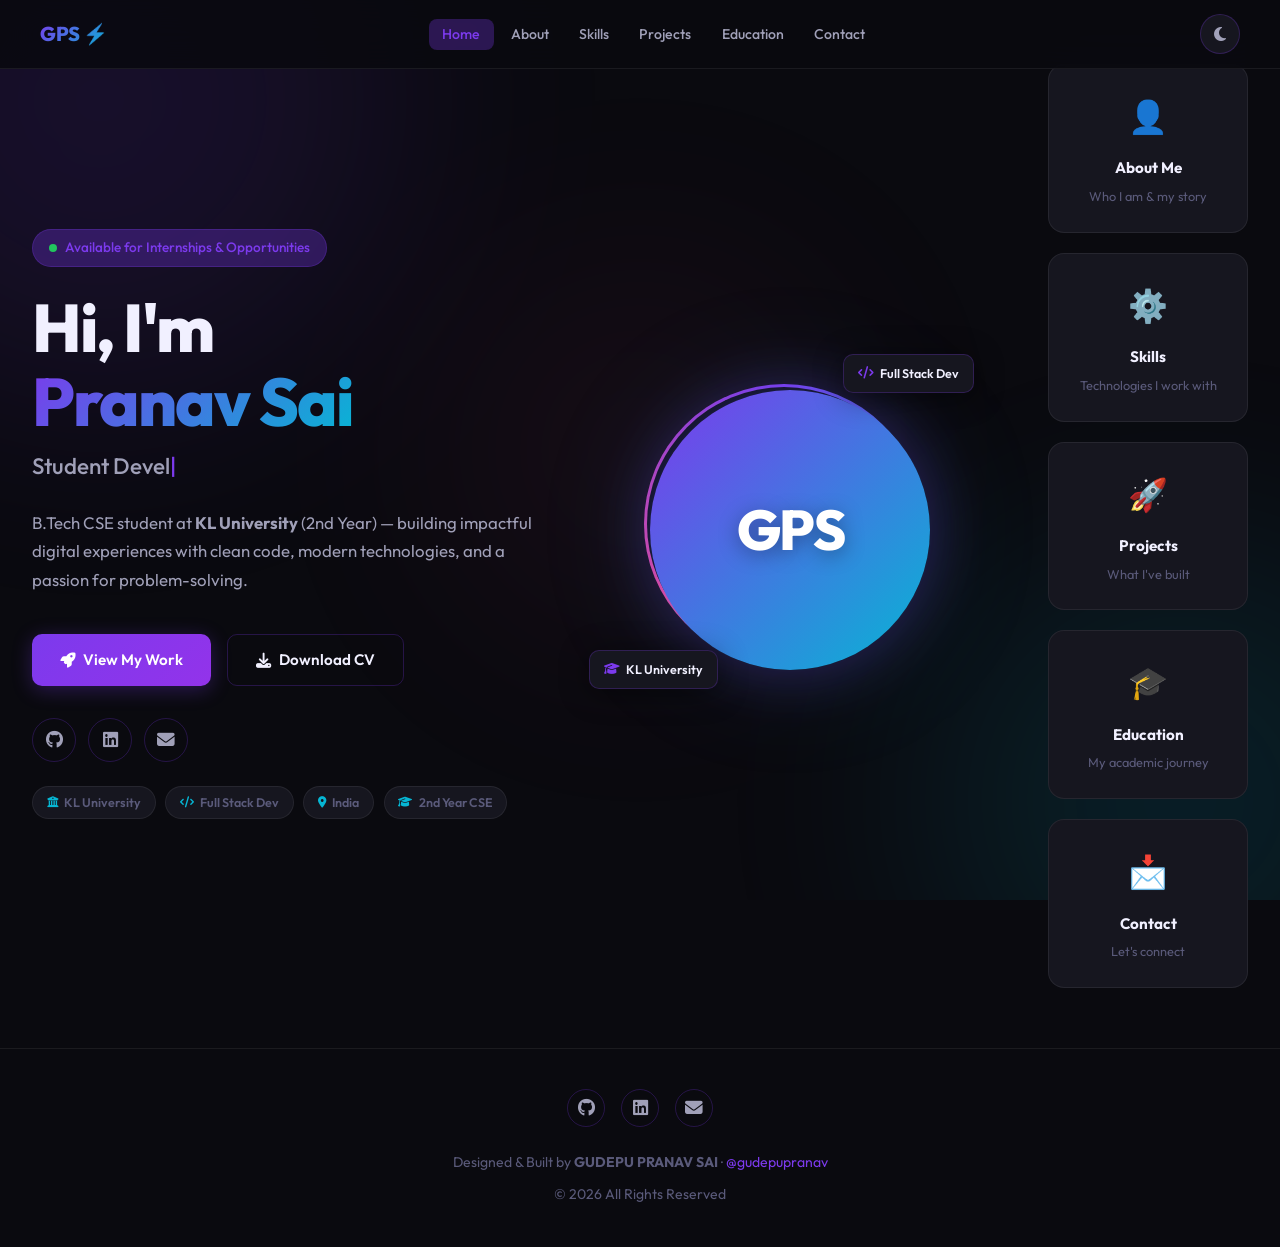
<file: index.html>
<!DOCTYPE html>
<html lang="en" data-theme="dark">
<head>
  <meta charset="UTF-8" />
  <meta name="viewport" content="width=device-width, initial-scale=1.0" />
  <title>GUDEPU PRANAV SAI | Developer Portfolio</title>
  <meta name="description" content="GUDEPU PRANAV SAI – B.Tech CSE student at KL University, passionate student developer building impactful web applications." />
  <link rel="preconnect" href="https://fonts.googleapis.com" />
  <link rel="preconnect" href="https://fonts.gstatic.com" crossorigin />
  <link href="https://fonts.googleapis.com/css2?family=Outfit:wght@300;400;500;600;700;800&family=JetBrains+Mono:wght@400;500&display=swap" rel="stylesheet" />
  <link rel="stylesheet" href="https://cdnjs.cloudflare.com/ajax/libs/font-awesome/6.5.0/css/all.min.css" />
  <link rel="stylesheet" href="css/style.css" />
  <style>
    /* ── Home-page only extra styles ── */
    .hero-chips { display:flex;flex-wrap:wrap;gap:0.6rem;margin-top:1.5rem; animation:fadeDown 0.7s 0.6s ease both; }
    .hero-chip {
      display:inline-flex;align-items:center;gap:0.4rem;
      padding:0.3rem 0.85rem;border-radius:99px;font-size:0.78rem;font-weight:600;
      border:1px solid var(--border-light);color:var(--text-muted);background:var(--bg-card);
    }
    .hero-chip i { font-size:0.7rem;color:var(--accent-2); }
    /* Quick-nav cards */
    .quick-nav { display:grid;grid-template-columns:repeat(auto-fit,minmax(200px,1fr));gap:1.25rem;margin-top:4rem; }
    .qnav-card {
      background:var(--bg-card);border:1px solid var(--border-light);
      border-radius:var(--radius);padding:1.5rem;text-align:center;
      transition:all var(--transition);cursor:pointer;
    }
    .qnav-card:hover { border-color:var(--border);transform:translateY(-6px);box-shadow:0 12px 30px var(--accent-glow); }
    .qnav-icon { font-size:2rem;margin-bottom:0.75rem;display:block; }
    .qnav-title { font-weight:700;font-size:0.95rem; }
    .qnav-desc  { font-size:0.8rem;color:var(--text-muted);margin-top:0.3rem; }
  </style>
</head>
<body>
  <div class="bg-blobs" aria-hidden="true">
    <div class="blob blob-1"></div>
    <div class="blob blob-2"></div>
    <div class="blob blob-3"></div>
  </div>

  <!-- NAVBAR -->
  <nav id="navbar" role="navigation" aria-label="Main navigation">
    <div class="nav-inner">
      <a href="index.html" class="nav-logo">GPS ⚡</a>
      <ul class="nav-links">
        <li><a href="index.html">Home</a></li>
        <li><a href="pages/about.html">About</a></li>
        <li><a href="pages/skills.html">Skills</a></li>
        <li><a href="pages/projects.html">Projects</a></li>
        <li><a href="pages/education.html">Education</a></li>
        <li><a href="pages/contact.html">Contact</a></li>
      </ul>
      <div class="nav-actions">
        <button class="theme-btn" id="theme-toggle" aria-label="Toggle theme">
          <i class="fas fa-moon" id="theme-icon"></i>
        </button>
        <button class="hamburger" id="hamburger" aria-label="Open menu" aria-expanded="false">
          <span></span><span></span><span></span>
        </button>
      </div>
    </div>
  </nav>

  <div class="mobile-menu" id="mobile-menu" role="menu">
    <a href="index.html"           onclick="closeMenu()">Home</a>
    <a href="pages/about.html"     onclick="closeMenu()">About</a>
    <a href="pages/skills.html"    onclick="closeMenu()">Skills</a>
    <a href="pages/projects.html"  onclick="closeMenu()">Projects</a>
    <a href="pages/education.html" onclick="closeMenu()">Education</a>
    <a href="pages/contact.html"   onclick="closeMenu()">Contact</a>
  </div>

  <!-- ════════════ HERO ════════════ -->
  <section id="hero">
    <div class="hero-inner">

      <!-- Left: content -->
      <div class="hero-content">
        <div class="hero-badge">
          <span class="status-dot"></span>
          Available for Internships &amp; Opportunities
        </div>

        <h1 class="hero-title">
          Hi, I'm<br /><span class="gradient-text">Pranav Sai</span>
        </h1>

        <p class="hero-role">
          <span id="typed-text"></span><span class="typed-cursor">|</span>
        </p>

        <p class="hero-desc">
          B.Tech CSE student at <strong>KL University</strong> (2nd Year) — building impactful digital experiences with clean code, modern technologies, and a passion for problem-solving.
        </p>

        <div class="hero-actions">
          <a href="pages/projects.html" class="btn btn-primary" id="hero-view-work">
            <i class="fas fa-rocket"></i> View My Work
          </a>
          <a href="resume.pdf" download class="btn btn-outline" id="hero-resume">
            <i class="fas fa-download"></i> Download CV
          </a>
        </div>

        <div class="hero-socials">
          <a href="https://github.com/gudepupranav" target="_blank" rel="noopener" class="social-link" aria-label="GitHub">
            <i class="fab fa-github"></i>
          </a>
          <a href="https://linkedin.com/in/yourusername" target="_blank" rel="noopener" class="social-link" aria-label="LinkedIn">
            <i class="fab fa-linkedin"></i>
          </a>
          <a href="mailto:pranavsai.gudepu@gmail.com" class="social-link" aria-label="Email">
            <i class="fas fa-envelope"></i>
          </a>
        </div>

        <div class="hero-chips">
          <span class="hero-chip"><i class="fas fa-university"></i> KL University</span>
          <span class="hero-chip"><i class="fas fa-code"></i> Full Stack Dev</span>
          <span class="hero-chip"><i class="fas fa-map-marker-alt"></i> India</span>
          <span class="hero-chip"><i class="fas fa-graduation-cap"></i> 2nd Year CSE</span>
        </div>
      </div>

      <!-- Right: Avatar -->
      <div class="hero-avatar-wrap" aria-hidden="true">
        <div class="avatar-outer">
          <!-- Spinning border ring -->
          <div style="position:absolute;inset:0;border-radius:50%;padding:3px;
               background:conic-gradient(from 0deg,var(--accent),var(--accent-2),#ec4899,var(--accent));
               animation:spin 5s linear infinite;">
            <div style="width:100%;height:100%;border-radius:50%;background:var(--bg-primary);"></div>
          </div>
          <!-- Inner circle -->
          <div class="avatar-circle" style="position:absolute;inset:6px;border-radius:50%;
               background:linear-gradient(135deg,var(--accent) 0%,var(--accent-2) 100%);
               display:flex;align-items:center;justify-content:center;
               box-shadow:0 0 60px var(--accent-glow),0 0 120px rgba(6,182,212,0.15);">
            <span class="avatar-initials">GPS</span>
          </div>
          <!-- Floating badges -->
          <div class="fbadge fbadge-1">
            <i class="fas fa-code"></i> Full Stack Dev
          </div>
          <div class="fbadge fbadge-2">
            <i class="fas fa-graduation-cap"></i> KL University
          </div>
        </div>
      </div>

    </div>

    <!-- Quick navigation cards below hero -->
    <div class="container" style="padding-top:0;padding-bottom:60px;">
      <div class="quick-nav reveal">
        <a href="pages/about.html" class="qnav-card">
          <span class="qnav-icon">👤</span>
          <div class="qnav-title">About Me</div>
          <div class="qnav-desc">Who I am & my story</div>
        </a>
        <a href="pages/skills.html" class="qnav-card">
          <span class="qnav-icon">⚙️</span>
          <div class="qnav-title">Skills</div>
          <div class="qnav-desc">Technologies I work with</div>
        </a>
        <a href="pages/projects.html" class="qnav-card">
          <span class="qnav-icon">🚀</span>
          <div class="qnav-title">Projects</div>
          <div class="qnav-desc">What I've built</div>
        </a>
        <a href="pages/education.html" class="qnav-card">
          <span class="qnav-icon">🎓</span>
          <div class="qnav-title">Education</div>
          <div class="qnav-desc">My academic journey</div>
        </a>
        <a href="pages/contact.html" class="qnav-card">
          <span class="qnav-icon">📩</span>
          <div class="qnav-title">Contact</div>
          <div class="qnav-desc">Let's connect</div>
        </a>
      </div>
    </div>
  </section>

  <!-- FOOTER -->
  <footer>
    <div class="footer-socials">
      <a href="https://github.com/gudepupranav" target="_blank" class="social-link"><i class="fab fa-github"></i></a>
      <a href="https://linkedin.com/in/yourusername" target="_blank" class="social-link"><i class="fab fa-linkedin"></i></a>
      <a href="mailto:pranavsai.gudepu@gmail.com" class="social-link"><i class="fas fa-envelope"></i></a>
    </div>
    <p>Designed &amp; Built by <strong>GUDEPU PRANAV SAI</strong> · <a href="https://github.com/gudepupranav" target="_blank">@gudepupranav</a></p>
    <p style="margin-top:0.5rem;">© <span id="footer-year"></span> All Rights Reserved</p>
  </footer>

  <button id="scroll-top" aria-label="Scroll to top"><i class="fas fa-arrow-up"></i></button>

  <script src="js/main.js"></script>
</body>
</html>
</file>
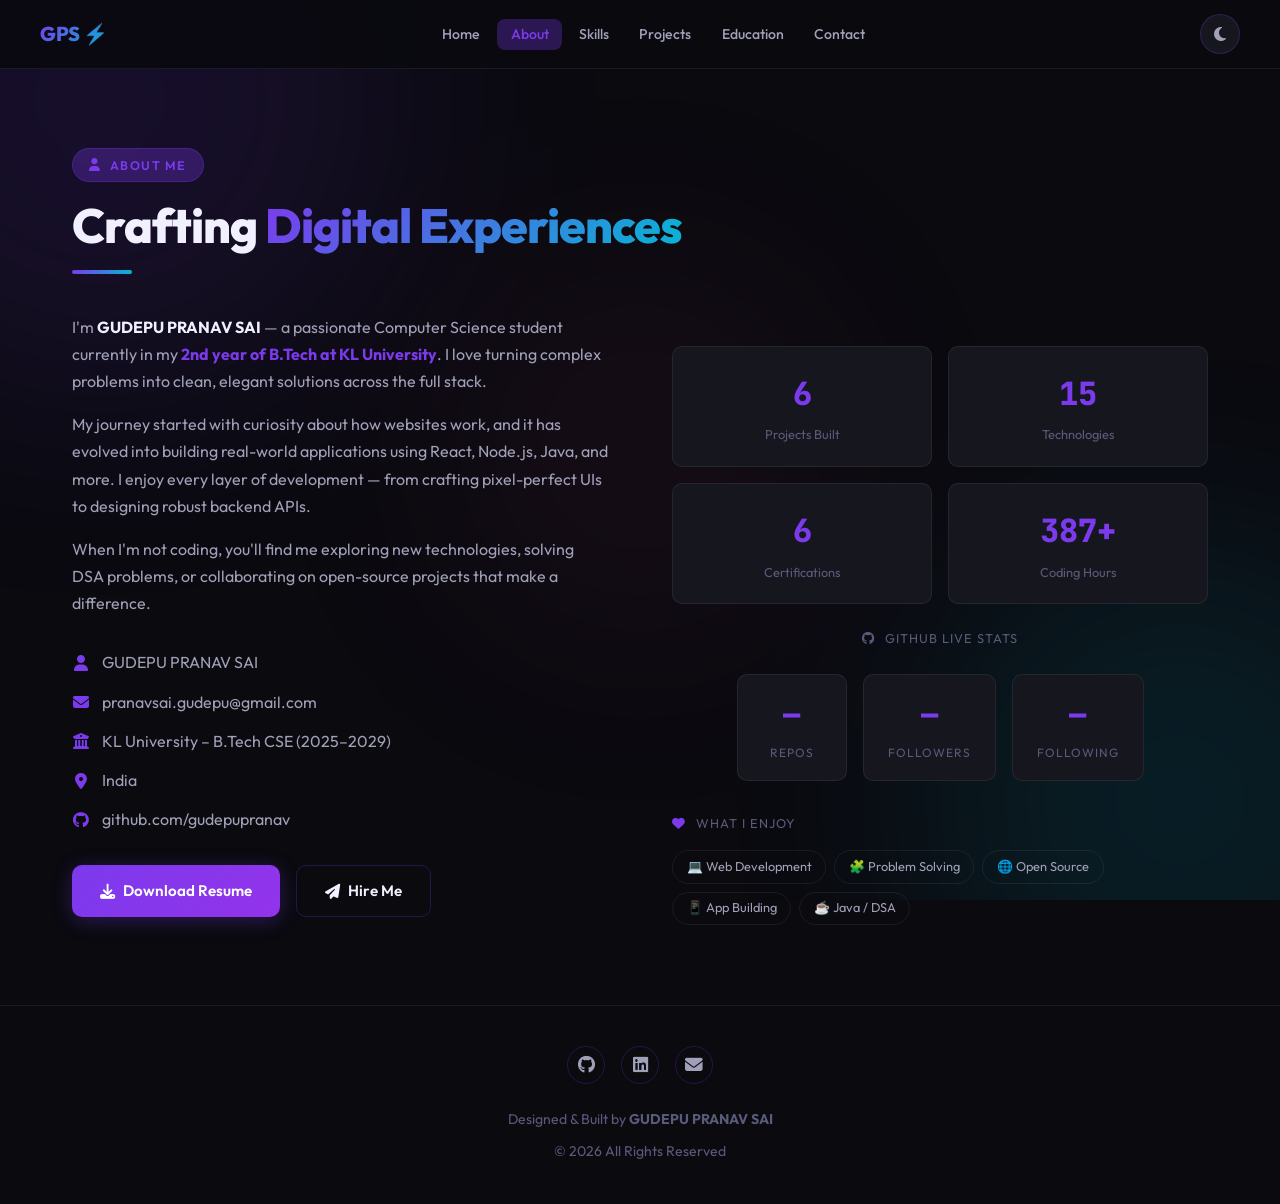
<file: pages/about.html>
<!DOCTYPE html>
<html lang="en" data-theme="dark">
<head>
  <meta charset="UTF-8" />
  <meta name="viewport" content="width=device-width, initial-scale=1.0" />
  <title>About | GUDEPU PRANAV SAI</title>
  <meta name="description" content="Learn about GUDEPU PRANAV SAI – B.Tech CSE 2nd year student at KL University." />
  <link rel="preconnect" href="https://fonts.googleapis.com" />
  <link rel="preconnect" href="https://fonts.gstatic.com" crossorigin />
  <link href="https://fonts.googleapis.com/css2?family=Outfit:wght@300;400;500;600;700;800&family=JetBrains+Mono:wght@400;500&display=swap" rel="stylesheet" />
  <link rel="stylesheet" href="https://cdnjs.cloudflare.com/ajax/libs/font-awesome/6.5.0/css/all.min.css" />
  <link rel="stylesheet" href="../css/style.css" />
</head>
<body>
  <div class="bg-blobs" aria-hidden="true">
    <div class="blob blob-1"></div>
    <div class="blob blob-2"></div>
    <div class="blob blob-3"></div>
  </div>

  <nav id="navbar">
    <div class="nav-inner">
      <a href="../index.html" class="nav-logo">GPS ⚡</a>
      <ul class="nav-links">
        <li><a href="../index.html">Home</a></li>
        <li><a href="about.html">About</a></li>
        <li><a href="skills.html">Skills</a></li>
        <li><a href="projects.html">Projects</a></li>
        <li><a href="education.html">Education</a></li>
        <li><a href="contact.html">Contact</a></li>
      </ul>
      <div class="nav-actions">
        <button class="theme-btn" id="theme-toggle" aria-label="Toggle theme"><i class="fas fa-moon" id="theme-icon"></i></button>
        <button class="hamburger" id="hamburger" aria-label="Open menu" aria-expanded="false"><span></span><span></span><span></span></button>
      </div>
    </div>
  </nav>
  <div class="mobile-menu" id="mobile-menu">
    <a href="../index.html"  onclick="closeMenu()">Home</a>
    <a href="about.html"     onclick="closeMenu()">About</a>
    <a href="skills.html"    onclick="closeMenu()">Skills</a>
    <a href="projects.html"  onclick="closeMenu()">Projects</a>
    <a href="education.html" onclick="closeMenu()">Education</a>
    <a href="contact.html"   onclick="closeMenu()">Contact</a>
  </div>

  <div class="page-wrapper">
    <div class="container">

      <!-- Header -->
      <div class="reveal">
        <span class="section-tag"><i class="fas fa-user"></i> About Me</span>
        <h1 class="section-title">Crafting <span class="gradient-text">Digital Experiences</span></h1>
        <div class="divider"></div>
      </div>

      <!-- About Grid -->
      <div class="about-grid reveal">

        <!-- Left: Bio -->
        <div>
          <p style="color:var(--text-secondary);margin-bottom:1rem;">
            I'm <strong style="color:var(--text-primary);">GUDEPU PRANAV SAI</strong> — a passionate
            Computer Science student currently in my <strong style="color:var(--accent);">2nd year of B.Tech at KL University</strong>.
            I love turning complex problems into clean, elegant solutions across the full stack.
          </p>
          <p style="color:var(--text-secondary);margin-bottom:1rem;">
            My journey started with curiosity about how websites work, and it has evolved into building real-world applications using React, Node.js, Java, and more. I enjoy every layer of development — from crafting pixel-perfect UIs to designing robust backend APIs.
          </p>
          <p style="color:var(--text-secondary);margin-bottom:2rem;">
            When I'm not coding, you'll find me exploring new technologies, solving DSA problems, or collaborating on open-source projects that make a difference.
          </p>

          <ul class="info-list">
            <li><i class="fas fa-user"></i> GUDEPU PRANAV SAI</li>
            <li><i class="fas fa-envelope"></i> pranavsai.gudepu@gmail.com</li>
            <li><i class="fas fa-university"></i> KL University – B.Tech CSE (2025–2029)</li>
            <li><i class="fas fa-map-marker-alt"></i> India</li>
            <li><i class="fab fa-github"></i> github.com/gudepupranav</li>
          </ul>

          <div style="display:flex;gap:1rem;flex-wrap:wrap;margin-top:2rem;">
            <a href="../resume.pdf" download class="btn btn-primary"><i class="fas fa-download"></i> Download Resume</a>
            <a href="contact.html" class="btn btn-outline"><i class="fas fa-paper-plane"></i> Hire Me</a>
          </div>
        </div>

        <!-- Right: Stats + GitHub -->
        <div>
          <div class="about-stats">
            <div class="stat-card">
              <div class="stat-num" id="counter-projects">0</div>
              <div class="stat-label">Projects Built</div>
            </div>
            <div class="stat-card">
              <div class="stat-num" id="counter-skills">0</div>
              <div class="stat-label">Technologies</div>
            </div>
            <div class="stat-card">
              <div class="stat-num" id="counter-certs">0</div>
              <div class="stat-label">Certifications</div>
            </div>
            <div class="stat-card">
              <div class="stat-num" id="counter-hours">0</div>
              <div class="stat-label">Coding Hours</div>
            </div>
          </div>

          <!-- GitHub Live Stats -->
          <div style="margin-top:1.5rem;">
            <p style="font-size:0.8rem;color:var(--text-muted);text-align:center;margin-bottom:0.75rem;text-transform:uppercase;letter-spacing:1px;">
              <i class="fab fa-github" style="margin-right:0.4rem;"></i> GitHub Live Stats
            </p>
            <div class="github-stats">
              <div class="gh-stat-card"><div class="gh-stat-num" id="gh-repos">—</div><div class="gh-stat-label">Repos</div></div>
              <div class="gh-stat-card"><div class="gh-stat-num" id="gh-followers">—</div><div class="gh-stat-label">Followers</div></div>
              <div class="gh-stat-card"><div class="gh-stat-num" id="gh-following">—</div><div class="gh-stat-label">Following</div></div>
            </div>
          </div>

          <!-- What I enjoy -->
          <div style="margin-top:2rem;">
            <p style="font-size:0.8rem;color:var(--text-muted);text-transform:uppercase;letter-spacing:1px;margin-bottom:1rem;">
              <i class="fas fa-heart" style="color:var(--accent);margin-right:0.4rem;"></i> What I Enjoy
            </p>
            <div style="display:flex;flex-wrap:wrap;gap:0.5rem;">
              <span style="padding:0.3rem 0.85rem;border-radius:99px;font-size:0.8rem;border:1px solid var(--border-light);color:var(--text-secondary);">💻 Web Development</span>
              <span style="padding:0.3rem 0.85rem;border-radius:99px;font-size:0.8rem;border:1px solid var(--border-light);color:var(--text-secondary);">🧩 Problem Solving</span>
              <span style="padding:0.3rem 0.85rem;border-radius:99px;font-size:0.8rem;border:1px solid var(--border-light);color:var(--text-secondary);">🌐 Open Source</span>
              <span style="padding:0.3rem 0.85rem;border-radius:99px;font-size:0.8rem;border:1px solid var(--border-light);color:var(--text-secondary);">📱 App Building</span>
              <span style="padding:0.3rem 0.85rem;border-radius:99px;font-size:0.8rem;border:1px solid var(--border-light);color:var(--text-secondary);">☕ Java / DSA</span>
            </div>
          </div>
        </div>
      </div>

    </div>
  </div>

  <footer>
    <div class="footer-socials">
      <a href="https://github.com/gudepupranav" target="_blank" class="social-link"><i class="fab fa-github"></i></a>
      <a href="https://linkedin.com/in/yourusername" target="_blank" class="social-link"><i class="fab fa-linkedin"></i></a>
      <a href="mailto:pranavsai.gudepu@gmail.com" class="social-link"><i class="fas fa-envelope"></i></a>
    </div>
    <p>Designed &amp; Built by <strong>GUDEPU PRANAV SAI</strong></p>
    <p style="margin-top:0.5rem;">© <span id="footer-year"></span> All Rights Reserved</p>
  </footer>
  <button id="scroll-top" aria-label="Scroll to top"><i class="fas fa-arrow-up"></i></button>

  <script src="../js/main.js"></script>
  <script>
    fetchGitHub();
    const counterObs = new IntersectionObserver((entries) => {
      entries.forEach(entry => {
        if (entry.isIntersecting) {
          animateCounter(document.getElementById('counter-projects'), 6);
          animateCounter(document.getElementById('counter-skills'),   15);
          animateCounter(document.getElementById('counter-certs'),    6);
          animateCounter(document.getElementById('counter-hours'),    500, '+');
          counterObs.disconnect();
        }
      });
    }, { threshold: 0.4 });
    counterObs.observe(document.querySelector('.about-stats'));
  </script>
</body>
</html>
</file>
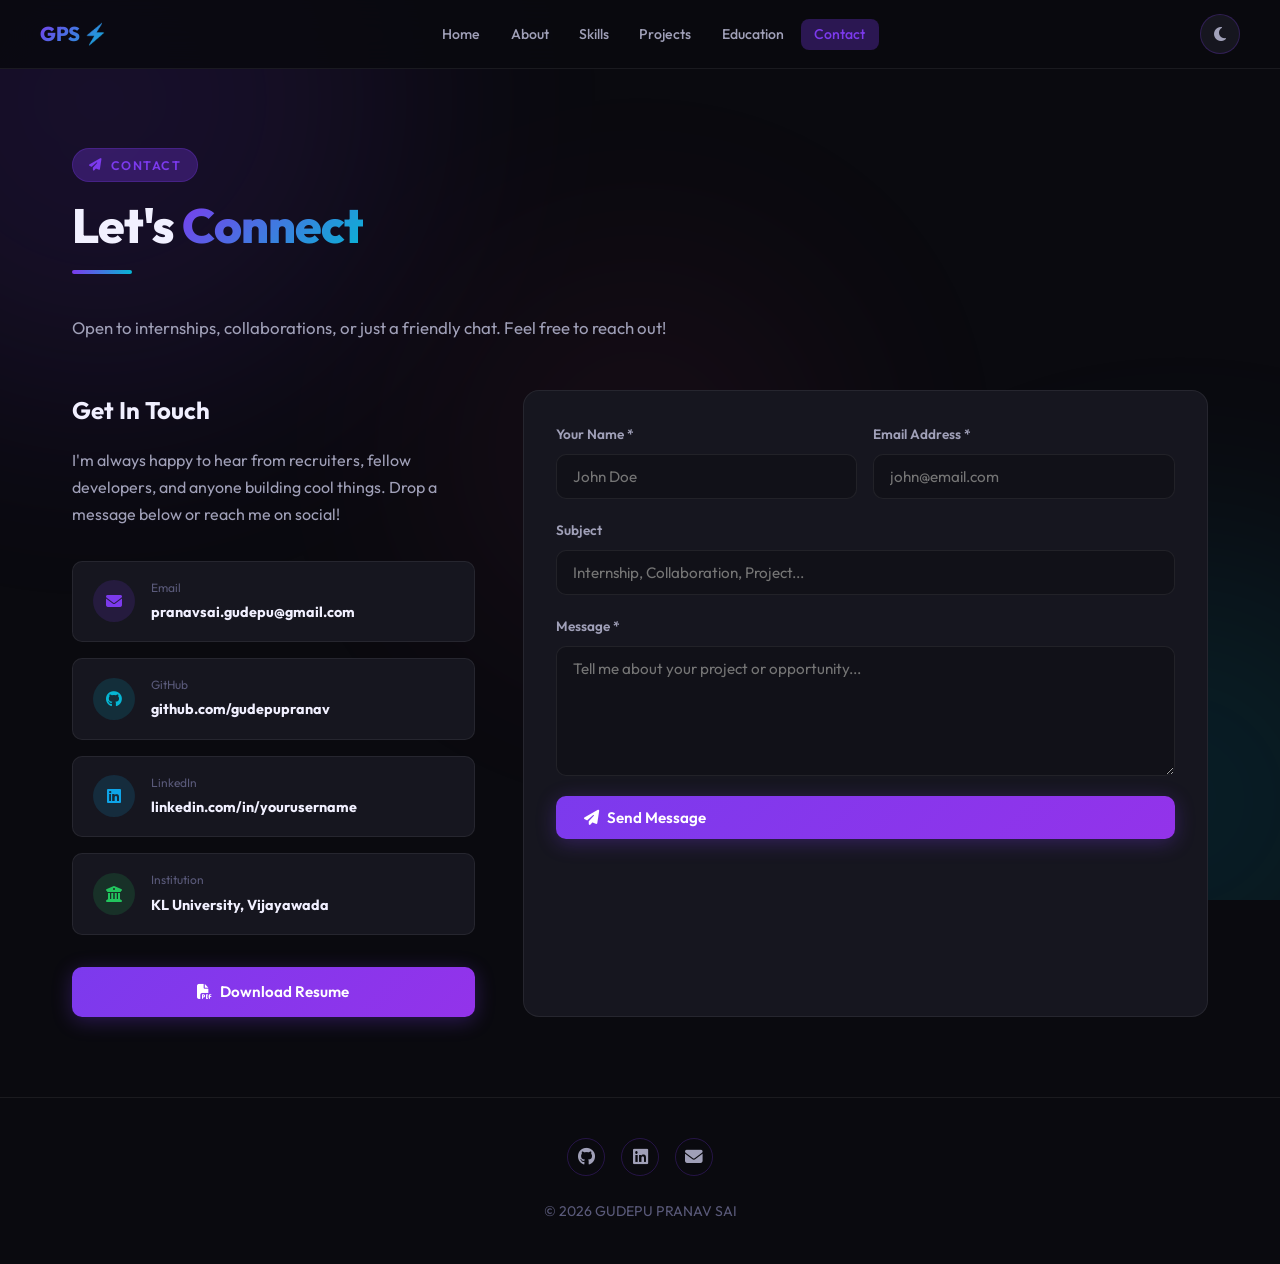
<file: pages/contact.html>
<!DOCTYPE html>
<html lang="en" data-theme="dark">
<head>
  <meta charset="UTF-8" />
  <meta name="viewport" content="width=device-width, initial-scale=1.0" />
  <title>Contact | GUDEPU PRANAV SAI</title>
  <meta name="description" content="Get in touch with GUDEPU PRANAV SAI – student developer at KL University." />
  <link rel="preconnect" href="https://fonts.googleapis.com" />
  <link rel="preconnect" href="https://fonts.gstatic.com" crossorigin />
  <link href="https://fonts.googleapis.com/css2?family=Outfit:wght@300;400;500;600;700;800&family=JetBrains+Mono:wght@400;500&display=swap" rel="stylesheet" />
  <link rel="stylesheet" href="https://cdnjs.cloudflare.com/ajax/libs/font-awesome/6.5.0/css/all.min.css" />
  <link rel="stylesheet" href="../css/style.css" />
</head>
<body>
  <div class="bg-blobs" aria-hidden="true"><div class="blob blob-1"></div><div class="blob blob-2"></div><div class="blob blob-3"></div></div>

  <nav id="navbar">
    <div class="nav-inner">
      <a href="../index.html" class="nav-logo">GPS ⚡</a>
      <ul class="nav-links">
        <li><a href="../index.html">Home</a></li>
        <li><a href="about.html">About</a></li>
        <li><a href="skills.html">Skills</a></li>
        <li><a href="projects.html">Projects</a></li>
        <li><a href="education.html">Education</a></li>
        <li><a href="contact.html">Contact</a></li>
      </ul>
      <div class="nav-actions">
        <button class="theme-btn" id="theme-toggle"><i class="fas fa-moon" id="theme-icon"></i></button>
        <button class="hamburger" id="hamburger" aria-expanded="false"><span></span><span></span><span></span></button>
      </div>
    </div>
  </nav>
  <div class="mobile-menu" id="mobile-menu">
    <a href="../index.html"  onclick="closeMenu()">Home</a>
    <a href="about.html"     onclick="closeMenu()">About</a>
    <a href="skills.html"    onclick="closeMenu()">Skills</a>
    <a href="projects.html"  onclick="closeMenu()">Projects</a>
    <a href="education.html" onclick="closeMenu()">Education</a>
    <a href="contact.html"   onclick="closeMenu()">Contact</a>
  </div>

  <div class="page-wrapper">
    <div class="container">

      <div class="reveal">
        <span class="section-tag"><i class="fas fa-paper-plane"></i> Contact</span>
        <h1 class="section-title">Let's <span class="gradient-text">Connect</span></h1>
        <div class="divider"></div>
        <p class="section-subtitle">Open to internships, collaborations, or just a friendly chat. Feel free to reach out!</p>
      </div>

      <div class="contact-grid reveal" style="margin-top:3rem;">

        <!-- Left: Contact Info -->
        <div class="contact-info">
          <h3>Get In Touch</h3>
          <p>I'm always happy to hear from recruiters, fellow developers, and anyone building cool things. Drop a message below or reach me on social!</p>

          <div class="contact-items">

            <a href="mailto:pranavsai.gudepu@gmail.com" class="contact-item" style="text-decoration:none;color:inherit;">
              <div class="contact-item-icon" style="background:rgba(124,58,237,0.15);color:#7c3aed;">
                <i class="fas fa-envelope"></i>
              </div>
              <div class="contact-item-text">
                <span>Email</span>
                <strong>pranavsai.gudepu@gmail.com</strong>
              </div>
            </a>

            <a href="https://github.com/gudepupranav" target="_blank" class="contact-item" style="text-decoration:none;color:inherit;" id="contact-github">
              <div class="contact-item-icon" style="background:rgba(6,182,212,0.15);color:#06b6d4;">
                <i class="fab fa-github"></i>
              </div>
              <div class="contact-item-text">
                <span>GitHub</span>
                <strong>github.com/gudepupranav</strong>
              </div>
            </a>

            <a href="https://linkedin.com/in/yourusername" target="_blank" class="contact-item" style="text-decoration:none;color:inherit;" id="contact-linkedin">
              <div class="contact-item-icon" style="background:rgba(14,165,233,0.15);color:#0ea5e9;">
                <i class="fab fa-linkedin"></i>
              </div>
              <div class="contact-item-text">
                <span>LinkedIn</span>
                <strong>linkedin.com/in/yourusername</strong>
              </div>
            </a>

            <div class="contact-item">
              <div class="contact-item-icon" style="background:rgba(34,197,94,0.15);color:#22c55e;">
                <i class="fas fa-university"></i>
              </div>
              <div class="contact-item-text">
                <span>Institution</span>
                <strong>KL University, Vijayawada</strong>
              </div>
            </div>

          </div>

          <!-- Resume CTA -->
          <div style="margin-top:2rem;">
            <a href="../resume.pdf" download class="btn btn-primary" style="width:100%;justify-content:center;">
              <i class="fas fa-file-pdf"></i> Download Resume
            </a>
          </div>
        </div>

        <!-- Right: Form -->
        <div class="contact-form">
          <form id="contact-form" action="https://api.web3forms.com/submit" method="POST" novalidate>
            <!-- Web3Forms Access Key -->
            <input type="hidden" name="access_key" id="web3forms-access-key" value="4486d2f1-aec5-4b77-a657-1a14e8174d60" />
            <input type="hidden" name="from_name" value="Portfolio Contact Form" />
            <input type="checkbox" name="botcheck" class="hidden" style="display: none;">
            <div class="form-row">
              <div class="form-group">
                <label for="name">Your Name *</label>
                <input type="text" id="name" name="name" placeholder="John Doe" required />
              </div>
              <div class="form-group">
                <label for="email">Email Address *</label>
                <input type="email" id="email" name="email" placeholder="john@email.com" required />
              </div>
            </div>
            <div class="form-group">
              <label for="subject">Subject</label>
              <input type="text" id="subject" name="subject" placeholder="Internship, Collaboration, Project..." />
            </div>
            <div class="form-group">
              <label for="message">Message *</label>
              <textarea id="message" name="message" placeholder="Tell me about your project or opportunity..." required></textarea>
            </div>
            <button type="submit" class="btn btn-primary form-submit" id="form-submit-btn">
              <i class="fas fa-paper-plane"></i> Send Message
            </button>
            <div id="form-status" style="margin-top:1rem;text-align:center;font-size:0.9rem;"></div>
          </form>
        </div>

      </div>

    </div>
  </div>

  <footer>
    <div class="footer-socials">
      <a href="https://github.com/gudepupranav" target="_blank" class="social-link"><i class="fab fa-github"></i></a>
      <a href="https://linkedin.com/in/yourusername" target="_blank" class="social-link"><i class="fab fa-linkedin"></i></a>
      <a href="mailto:pranavsai.gudepu@gmail.com" class="social-link"><i class="fas fa-envelope"></i></a>
    </div>
    <p>© <span id="footer-year"></span> GUDEPU PRANAV SAI</p>
  </footer>
  <button id="scroll-top" aria-label="Scroll to top"><i class="fas fa-arrow-up"></i></button>
  <script src="../js/main.js"></script>
</body>
</html>
</file>
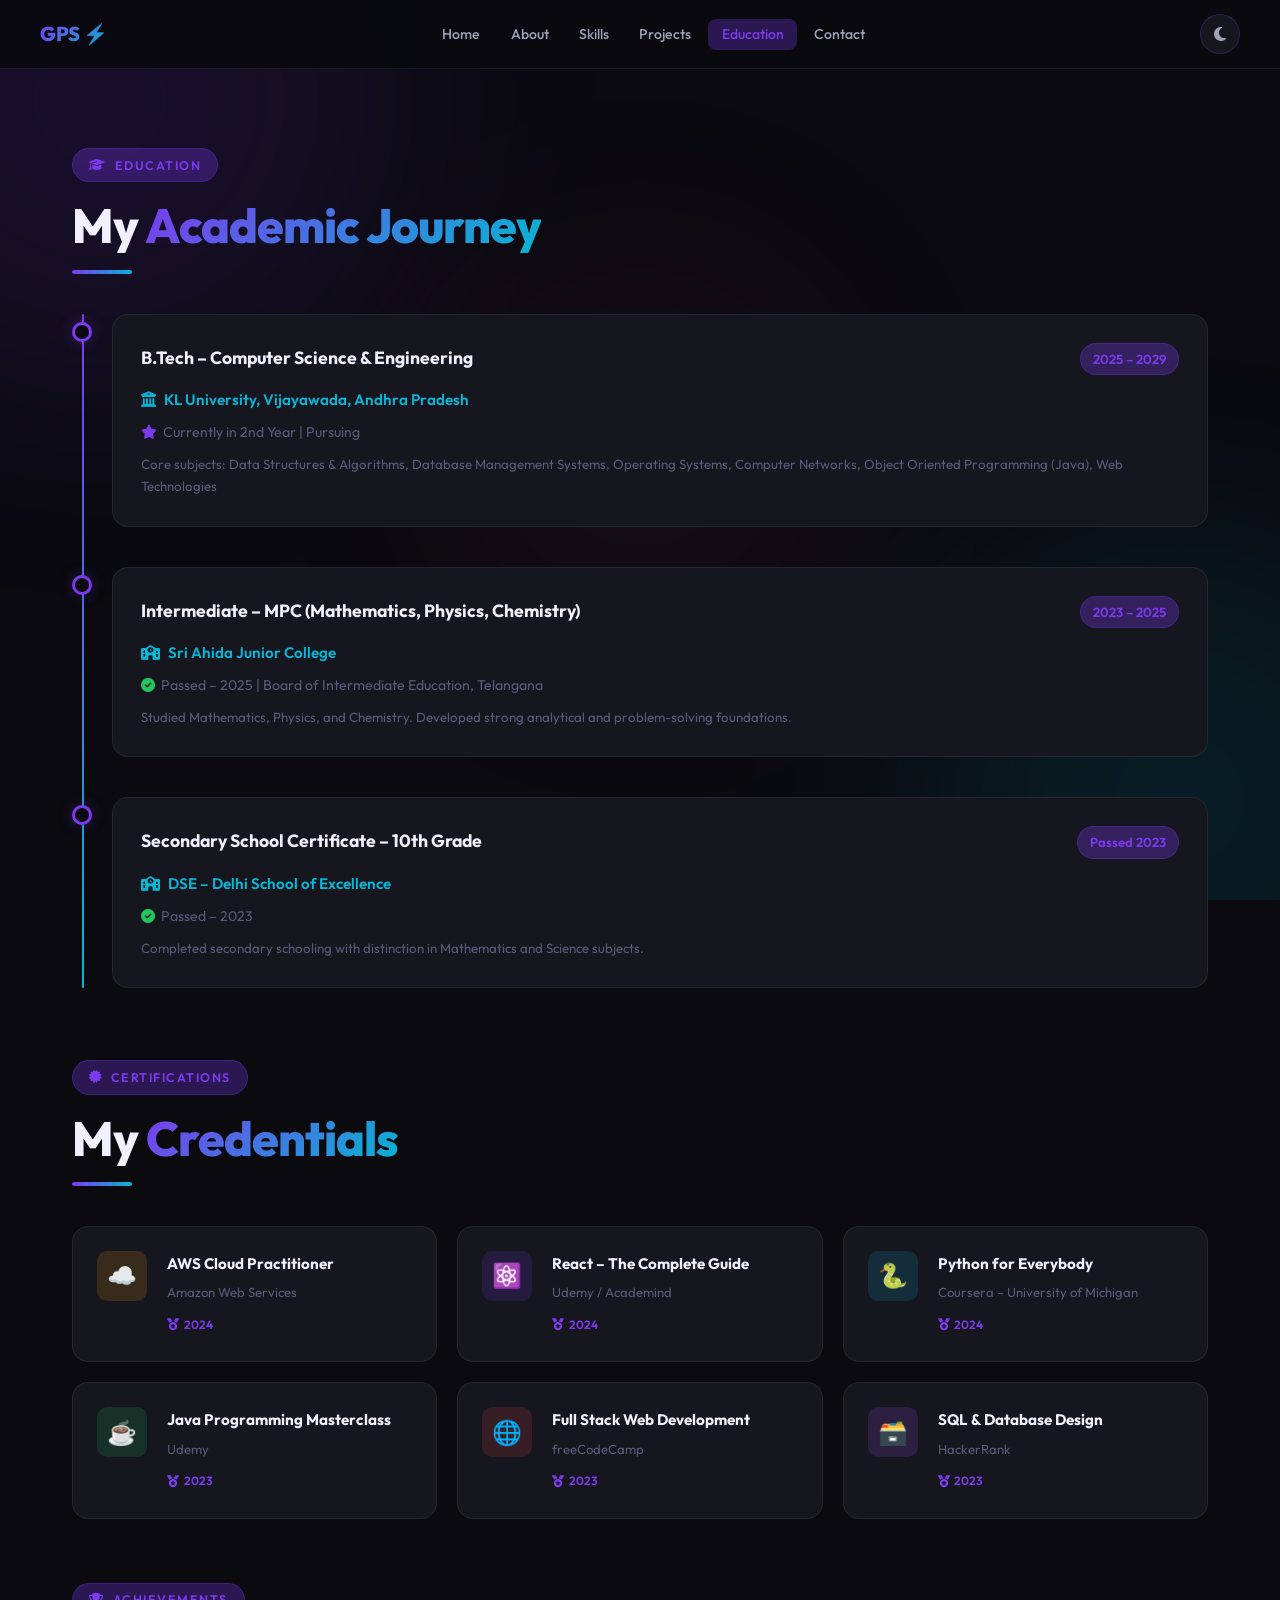
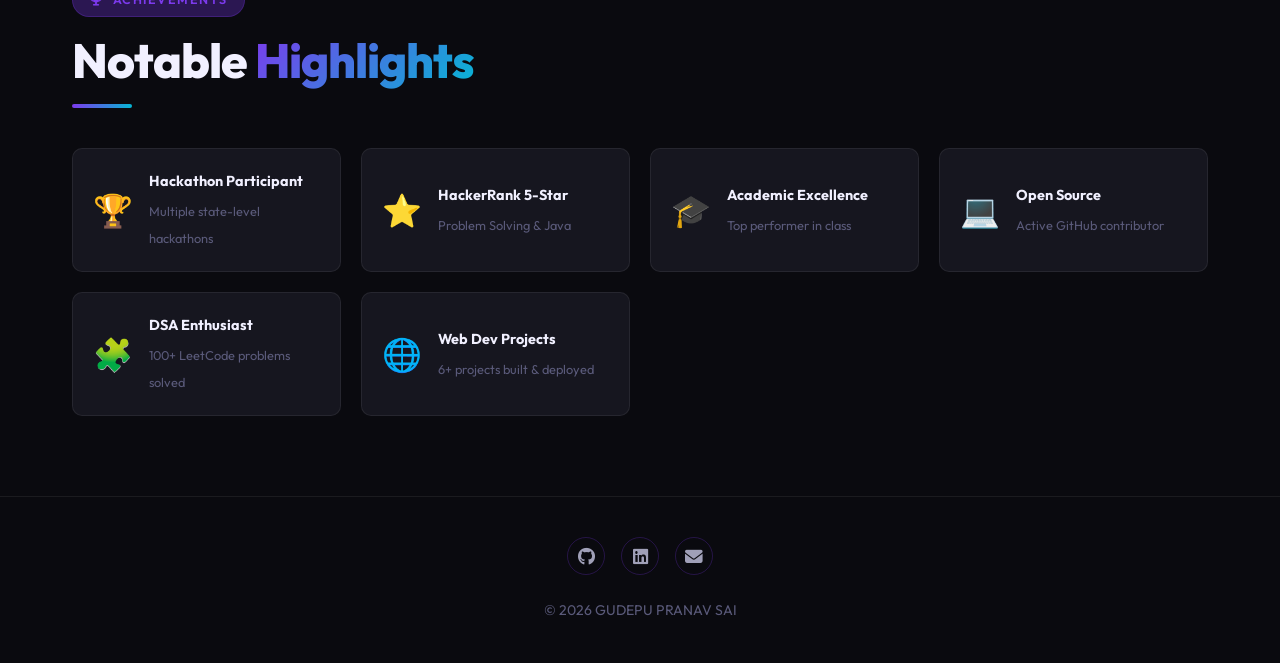
<file: pages/education.html>
<!DOCTYPE html>
<html lang="en" data-theme="dark">
<head>
  <meta charset="UTF-8" />
  <meta name="viewport" content="width=device-width, initial-scale=1.0" />
  <title>Education | GUDEPU PRANAV SAI</title>
  <meta name="description" content="Education and certifications of GUDEPU PRANAV SAI – KL University, Sri Ahida Junior College, Delhi School of Excellence." />
  <link rel="preconnect" href="https://fonts.googleapis.com" />
  <link rel="preconnect" href="https://fonts.gstatic.com" crossorigin />
  <link href="https://fonts.googleapis.com/css2?family=Outfit:wght@300;400;500;600;700;800&family=JetBrains+Mono:wght@400;500&display=swap" rel="stylesheet" />
  <link rel="stylesheet" href="https://cdnjs.cloudflare.com/ajax/libs/font-awesome/6.5.0/css/all.min.css" />
  <link rel="stylesheet" href="../css/style.css" />
</head>
<body>
  <div class="bg-blobs" aria-hidden="true"><div class="blob blob-1"></div><div class="blob blob-2"></div><div class="blob blob-3"></div></div>

  <nav id="navbar">
    <div class="nav-inner">
      <a href="../index.html" class="nav-logo">GPS ⚡</a>
      <ul class="nav-links">
        <li><a href="../index.html">Home</a></li>
        <li><a href="about.html">About</a></li>
        <li><a href="skills.html">Skills</a></li>
        <li><a href="projects.html">Projects</a></li>
        <li><a href="education.html">Education</a></li>
        <li><a href="contact.html">Contact</a></li>
      </ul>
      <div class="nav-actions">
        <button class="theme-btn" id="theme-toggle"><i class="fas fa-moon" id="theme-icon"></i></button>
        <button class="hamburger" id="hamburger" aria-expanded="false"><span></span><span></span><span></span></button>
      </div>
    </div>
  </nav>
  <div class="mobile-menu" id="mobile-menu">
    <a href="../index.html"  onclick="closeMenu()">Home</a>
    <a href="about.html"     onclick="closeMenu()">About</a>
    <a href="skills.html"    onclick="closeMenu()">Skills</a>
    <a href="projects.html"  onclick="closeMenu()">Projects</a>
    <a href="education.html" onclick="closeMenu()">Education</a>
    <a href="contact.html"   onclick="closeMenu()">Contact</a>
  </div>

  <div class="page-wrapper">
    <div class="container">

      <!-- ══ EDUCATION ══ -->
      <div class="reveal">
        <span class="section-tag"><i class="fas fa-graduation-cap"></i> Education</span>
        <h1 class="section-title">My <span class="gradient-text">Academic Journey</span></h1>
        <div class="divider"></div>
      </div>

      <div class="timeline reveal">

        <!-- B.Tech -->
        <div class="timeline-item">
          <div class="timeline-dot"></div>
          <div class="edu-card">
            <div class="edu-header">
              <h3 class="edu-degree">B.Tech – Computer Science &amp; Engineering</h3>
              <span class="edu-year">2025 – 2029</span>
            </div>
            <div class="edu-institution">
              <i class="fas fa-university" style="margin-right:0.5rem;"></i>KL University, Vijayawada, Andhra Pradesh
            </div>
            <p class="edu-grade"><i class="fas fa-star" style="color:var(--accent);margin-right:0.4rem;"></i>Currently in 2nd Year | Pursuing</p>
            <p class="edu-subjects">
              Core subjects: Data Structures &amp; Algorithms, Database Management Systems, Operating Systems, Computer Networks, Object Oriented Programming (Java), Web Technologies
            </p>
          </div>
        </div>

        <!-- Intermediate -->
        <div class="timeline-item">
          <div class="timeline-dot"></div>
          <div class="edu-card">
            <div class="edu-header">
              <h3 class="edu-degree">Intermediate – MPC (Mathematics, Physics, Chemistry)</h3>
              <span class="edu-year">2023 – 2025</span>
            </div>
            <div class="edu-institution">
              <i class="fas fa-school" style="margin-right:0.5rem;"></i>Sri Ahida Junior College
            </div>
            <p class="edu-grade"><i class="fas fa-check-circle" style="color:#22c55e;margin-right:0.4rem;"></i>Passed – 2025 | Board of Intermediate Education, Telangana</p>
            <p class="edu-subjects">Studied Mathematics, Physics, and Chemistry. Developed strong analytical and problem-solving foundations.</p>
          </div>
        </div>

        <!-- 10th -->
        <div class="timeline-item">
          <div class="timeline-dot"></div>
          <div class="edu-card">
            <div class="edu-header">
              <h3 class="edu-degree">Secondary School Certificate – 10th Grade</h3>
              <span class="edu-year">Passed 2023</span>
            </div>
            <div class="edu-institution">
              <i class="fas fa-school" style="margin-right:0.5rem;"></i>DSE – Delhi School of Excellence
            </div>
            <p class="edu-grade"><i class="fas fa-check-circle" style="color:#22c55e;margin-right:0.4rem;"></i>Passed – 2023</p>
            <p class="edu-subjects">Completed secondary schooling with distinction in Mathematics and Science subjects.</p>
          </div>
        </div>

      </div>

      <!-- ══ CERTIFICATIONS ══ -->
      <div style="margin-top:4.5rem;" class="reveal">
        <span class="section-tag"><i class="fas fa-certificate"></i> Certifications</span>
        <h2 class="section-title">My <span class="gradient-text">Credentials</span></h2>
        <div class="divider"></div>
      </div>

      <div class="certs-grid reveal">

        <div class="cert-card">
          <div class="cert-icon" style="background:rgba(245,158,11,0.15);">☁️</div>
          <div>
            <div class="cert-name">AWS Cloud Practitioner</div>
            <div class="cert-issuer">Amazon Web Services</div>
            <div class="cert-year"><i class="fas fa-medal"></i> 2024</div>
          </div>
        </div>

        <div class="cert-card">
          <div class="cert-icon" style="background:rgba(124,58,237,0.15);">⚛️</div>
          <div>
            <div class="cert-name">React – The Complete Guide</div>
            <div class="cert-issuer">Udemy / Academind</div>
            <div class="cert-year"><i class="fas fa-medal"></i> 2024</div>
          </div>
        </div>

        <div class="cert-card">
          <div class="cert-icon" style="background:rgba(6,182,212,0.15);">🐍</div>
          <div>
            <div class="cert-name">Python for Everybody</div>
            <div class="cert-issuer">Coursera – University of Michigan</div>
            <div class="cert-year"><i class="fas fa-medal"></i> 2024</div>
          </div>
        </div>

        <div class="cert-card">
          <div class="cert-icon" style="background:rgba(34,197,94,0.15);">☕</div>
          <div>
            <div class="cert-name">Java Programming Masterclass</div>
            <div class="cert-issuer">Udemy</div>
            <div class="cert-year"><i class="fas fa-medal"></i> 2023</div>
          </div>
        </div>

        <div class="cert-card">
          <div class="cert-icon" style="background:rgba(239,68,68,0.15);">🌐</div>
          <div>
            <div class="cert-name">Full Stack Web Development</div>
            <div class="cert-issuer">freeCodeCamp</div>
            <div class="cert-year"><i class="fas fa-medal"></i> 2023</div>
          </div>
        </div>

        <div class="cert-card">
          <div class="cert-icon" style="background:rgba(168,85,247,0.15);">🗃️</div>
          <div>
            <div class="cert-name">SQL &amp; Database Design</div>
            <div class="cert-issuer">HackerRank</div>
            <div class="cert-year"><i class="fas fa-medal"></i> 2023</div>
          </div>
        </div>

      </div>

      <!-- ══ ACHIEVEMENTS ══ -->
      <div style="margin-top:4rem;" class="reveal">
        <span class="section-tag"><i class="fas fa-trophy"></i> Achievements</span>
        <h2 class="section-title">Notable <span class="gradient-text">Highlights</span></h2>
        <div class="divider"></div>
      </div>

      <div class="achievements-grid reveal">
        <div class="achievement-card">
          <span class="achievement-icon">🏆</span>
          <div class="achievement-text">
            <strong>Hackathon Participant</strong>
            <span>Multiple state-level hackathons</span>
          </div>
        </div>
        <div class="achievement-card">
          <span class="achievement-icon">⭐</span>
          <div class="achievement-text">
            <strong>HackerRank 5-Star</strong>
            <span>Problem Solving &amp; Java</span>
          </div>
        </div>
        <div class="achievement-card">
          <span class="achievement-icon">🎓</span>
          <div class="achievement-text">
            <strong>Academic Excellence</strong>
            <span>Top performer in class</span>
          </div>
        </div>
        <div class="achievement-card">
          <span class="achievement-icon">💻</span>
          <div class="achievement-text">
            <strong>Open Source</strong>
            <span>Active GitHub contributor</span>
          </div>
        </div>
        <div class="achievement-card">
          <span class="achievement-icon">🧩</span>
          <div class="achievement-text">
            <strong>DSA Enthusiast</strong>
            <span>100+ LeetCode problems solved</span>
          </div>
        </div>
        <div class="achievement-card">
          <span class="achievement-icon">🌐</span>
          <div class="achievement-text">
            <strong>Web Dev Projects</strong>
            <span>6+ projects built &amp; deployed</span>
          </div>
        </div>
      </div>

    </div>
  </div>

  <footer>
    <div class="footer-socials">
      <a href="https://github.com/gudepupranav" target="_blank" class="social-link"><i class="fab fa-github"></i></a>
      <a href="https://linkedin.com/in/yourusername" target="_blank" class="social-link"><i class="fab fa-linkedin"></i></a>
      <a href="mailto:pranavsai.gudepu@gmail.com" class="social-link"><i class="fas fa-envelope"></i></a>
    </div>
    <p>© <span id="footer-year"></span> GUDEPU PRANAV SAI</p>
  </footer>
  <button id="scroll-top" aria-label="Scroll to top"><i class="fas fa-arrow-up"></i></button>
  <script src="../js/main.js"></script>
</body>
</html>
</file>
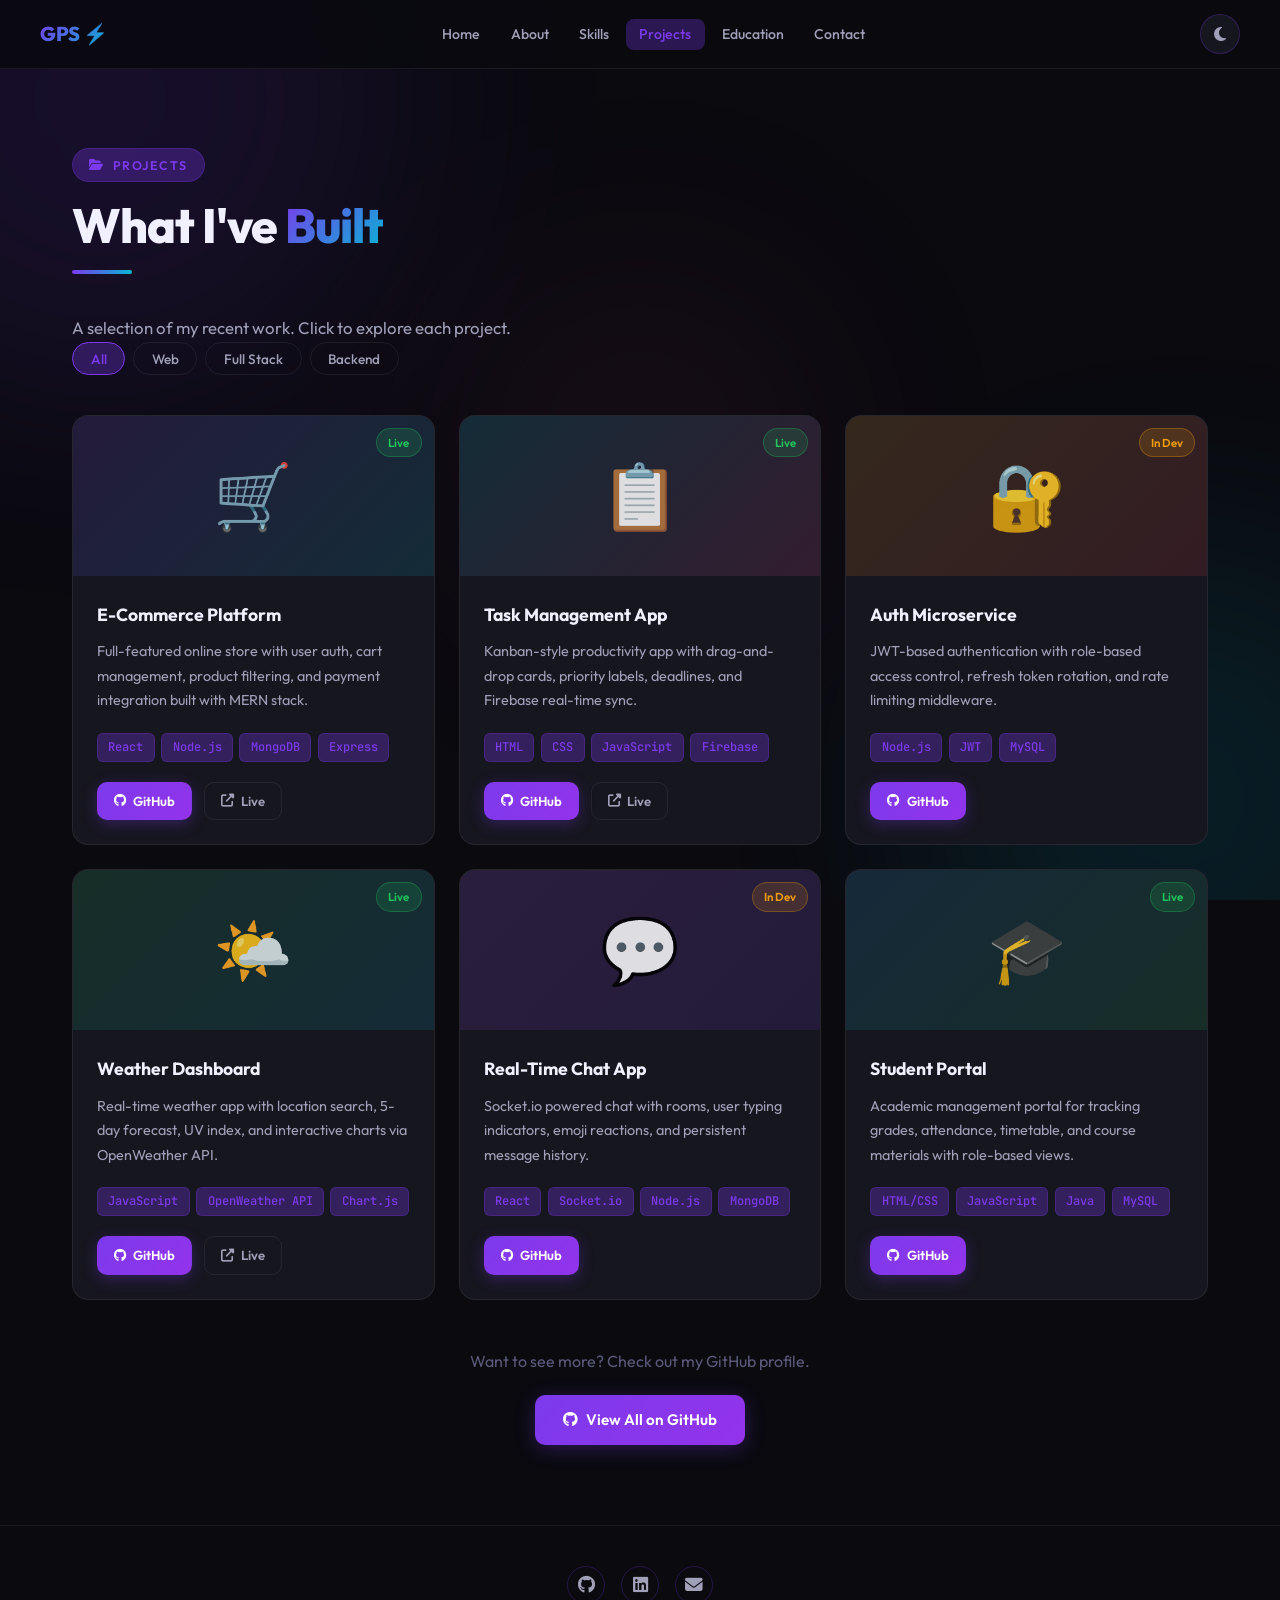
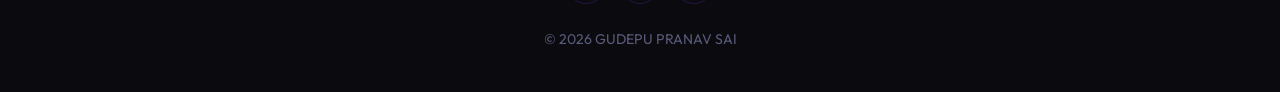
<file: pages/projects.html>
<!DOCTYPE html>
<html lang="en" data-theme="dark">
<head>
  <meta charset="UTF-8" />
  <meta name="viewport" content="width=device-width, initial-scale=1.0" />
  <title>Projects | GUDEPU PRANAV SAI</title>
  <meta name="description" content="Projects built by GUDEPU PRANAV SAI – web, full stack, and backend applications." />
  <link rel="preconnect" href="https://fonts.googleapis.com" />
  <link rel="preconnect" href="https://fonts.gstatic.com" crossorigin />
  <link href="https://fonts.googleapis.com/css2?family=Outfit:wght@300;400;500;600;700;800&family=JetBrains+Mono:wght@400;500&display=swap" rel="stylesheet" />
  <link rel="stylesheet" href="https://cdnjs.cloudflare.com/ajax/libs/font-awesome/6.5.0/css/all.min.css" />
  <link rel="stylesheet" href="../css/style.css" />
</head>
<body>
  <div class="bg-blobs" aria-hidden="true"><div class="blob blob-1"></div><div class="blob blob-2"></div><div class="blob blob-3"></div></div>

  <nav id="navbar">
    <div class="nav-inner">
      <a href="../index.html" class="nav-logo">GPS ⚡</a>
      <ul class="nav-links">
        <li><a href="../index.html">Home</a></li>
        <li><a href="about.html">About</a></li>
        <li><a href="skills.html">Skills</a></li>
        <li><a href="projects.html">Projects</a></li>
        <li><a href="education.html">Education</a></li>
        <li><a href="contact.html">Contact</a></li>
      </ul>
      <div class="nav-actions">
        <button class="theme-btn" id="theme-toggle"><i class="fas fa-moon" id="theme-icon"></i></button>
        <button class="hamburger" id="hamburger" aria-expanded="false"><span></span><span></span><span></span></button>
      </div>
    </div>
  </nav>
  <div class="mobile-menu" id="mobile-menu">
    <a href="../index.html"  onclick="closeMenu()">Home</a>
    <a href="about.html"     onclick="closeMenu()">About</a>
    <a href="skills.html"    onclick="closeMenu()">Skills</a>
    <a href="projects.html"  onclick="closeMenu()">Projects</a>
    <a href="education.html" onclick="closeMenu()">Education</a>
    <a href="contact.html"   onclick="closeMenu()">Contact</a>
  </div>

  <div class="page-wrapper">
    <div class="container">

      <div class="reveal">
        <span class="section-tag"><i class="fas fa-folder-open"></i> Projects</span>
        <h1 class="section-title">What I've <span class="gradient-text">Built</span></h1>
        <div class="divider"></div>
        <p class="section-subtitle">A selection of my recent work. Click to explore each project.</p>
      </div>

      <!-- Filter buttons -->
      <div class="project-filters reveal">
        <button class="filter-btn active" data-filter="all"       id="filter-all">All</button>
        <button class="filter-btn"        data-filter="web"       id="filter-web">Web</button>
        <button class="filter-btn"        data-filter="fullstack" id="filter-fullstack">Full Stack</button>
        <button class="filter-btn"        data-filter="backend"   id="filter-backend">Backend</button>
      </div>

      <div class="projects-grid">

        <!-- Project 1 -->
        <div class="project-card reveal" data-category="fullstack">
          <div class="project-banner" style="background:linear-gradient(135deg,#7c3aed22,#06b6d422);">
            <span class="project-banner-icon">🛒</span>
            <span class="project-status status-live">Live</span>
          </div>
          <div class="project-body">
            <h3 class="project-title">E-Commerce Platform</h3>
            <p class="project-desc">Full-featured online store with user auth, cart management, product filtering, and payment integration built with MERN stack.</p>
            <div class="project-tech">
              <span class="tech-badge">React</span><span class="tech-badge">Node.js</span>
              <span class="tech-badge">MongoDB</span><span class="tech-badge">Express</span>
            </div>
            <div class="project-links">
              <a href="https://github.com/gudepupranav" target="_blank" class="project-link primary"><i class="fab fa-github"></i> GitHub</a>
              <a href="#" class="project-link"><i class="fas fa-external-link-alt"></i> Live</a>
            </div>
          </div>
        </div>

        <!-- Project 2 -->
        <div class="project-card reveal" data-category="web">
          <div class="project-banner" style="background:linear-gradient(135deg,#06b6d422,#ec489922);">
            <span class="project-banner-icon">📋</span>
            <span class="project-status status-live">Live</span>
          </div>
          <div class="project-body">
            <h3 class="project-title">Task Management App</h3>
            <p class="project-desc">Kanban-style productivity app with drag-and-drop cards, priority labels, deadlines, and Firebase real-time sync.</p>
            <div class="project-tech">
              <span class="tech-badge">HTML</span><span class="tech-badge">CSS</span>
              <span class="tech-badge">JavaScript</span><span class="tech-badge">Firebase</span>
            </div>
            <div class="project-links">
              <a href="https://github.com/gudepupranav" target="_blank" class="project-link primary"><i class="fab fa-github"></i> GitHub</a>
              <a href="#" class="project-link"><i class="fas fa-external-link-alt"></i> Live</a>
            </div>
          </div>
        </div>

        <!-- Project 3 -->
        <div class="project-card reveal" data-category="backend">
          <div class="project-banner" style="background:linear-gradient(135deg,#f59e0b22,#ef444422);">
            <span class="project-banner-icon">🔐</span>
            <span class="project-status status-dev">In Dev</span>
          </div>
          <div class="project-body">
            <h3 class="project-title">Auth Microservice</h3>
            <p class="project-desc">JWT-based authentication with role-based access control, refresh token rotation, and rate limiting middleware.</p>
            <div class="project-tech">
              <span class="tech-badge">Node.js</span><span class="tech-badge">JWT</span><span class="tech-badge">MySQL</span>
            </div>
            <div class="project-links">
              <a href="https://github.com/gudepupranav" target="_blank" class="project-link primary"><i class="fab fa-github"></i> GitHub</a>
            </div>
          </div>
        </div>

        <!-- Project 4 -->
        <div class="project-card reveal" data-category="web">
          <div class="project-banner" style="background:linear-gradient(135deg,#22c55e22,#06b6d422);">
            <span class="project-banner-icon">🌤️</span>
            <span class="project-status status-live">Live</span>
          </div>
          <div class="project-body">
            <h3 class="project-title">Weather Dashboard</h3>
            <p class="project-desc">Real-time weather app with location search, 5-day forecast, UV index, and interactive charts via OpenWeather API.</p>
            <div class="project-tech">
              <span class="tech-badge">JavaScript</span><span class="tech-badge">OpenWeather API</span><span class="tech-badge">Chart.js</span>
            </div>
            <div class="project-links">
              <a href="https://github.com/gudepupranav" target="_blank" class="project-link primary"><i class="fab fa-github"></i> GitHub</a>
              <a href="#" class="project-link"><i class="fas fa-external-link-alt"></i> Live</a>
            </div>
          </div>
        </div>

        <!-- Project 5 -->
        <div class="project-card reveal" data-category="fullstack">
          <div class="project-banner" style="background:linear-gradient(135deg,#a855f722,#7c3aed22);">
            <span class="project-banner-icon">💬</span>
            <span class="project-status status-dev">In Dev</span>
          </div>
          <div class="project-body">
            <h3 class="project-title">Real-Time Chat App</h3>
            <p class="project-desc">Socket.io powered chat with rooms, user typing indicators, emoji reactions, and persistent message history.</p>
            <div class="project-tech">
              <span class="tech-badge">React</span><span class="tech-badge">Socket.io</span>
              <span class="tech-badge">Node.js</span><span class="tech-badge">MongoDB</span>
            </div>
            <div class="project-links">
              <a href="https://github.com/gudepupranav" target="_blank" class="project-link primary"><i class="fab fa-github"></i> GitHub</a>
            </div>
          </div>
        </div>

        <!-- Project 6 -->
        <div class="project-card reveal" data-category="web">
          <div class="project-banner" style="background:linear-gradient(135deg,#0ea5e922,#22c55e22);">
            <span class="project-banner-icon">🎓</span>
            <span class="project-status status-live">Live</span>
          </div>
          <div class="project-body">
            <h3 class="project-title">Student Portal</h3>
            <p class="project-desc">Academic management portal for tracking grades, attendance, timetable, and course materials with role-based views.</p>
            <div class="project-tech">
              <span class="tech-badge">HTML/CSS</span><span class="tech-badge">JavaScript</span>
              <span class="tech-badge">Java</span><span class="tech-badge">MySQL</span>
            </div>
            <div class="project-links">
              <a href="https://github.com/gudepupranav" target="_blank" class="project-link primary"><i class="fab fa-github"></i> GitHub</a>
            </div>
          </div>
        </div>

      </div>

      <!-- CTA -->
      <div style="text-align:center;margin-top:3rem;" class="reveal">
        <p style="color:var(--text-muted);margin-bottom:1.25rem;">Want to see more? Check out my GitHub profile.</p>
        <a href="https://github.com/gudepupranav" target="_blank" class="btn btn-primary">
          <i class="fab fa-github"></i> View All on GitHub
        </a>
      </div>

    </div>
  </div>

  <footer>
    <div class="footer-socials">
      <a href="https://github.com/gudepupranav" target="_blank" class="social-link"><i class="fab fa-github"></i></a>
      <a href="https://linkedin.com/in/yourusername" target="_blank" class="social-link"><i class="fab fa-linkedin"></i></a>
      <a href="mailto:pranavsai.gudepu@gmail.com" class="social-link"><i class="fas fa-envelope"></i></a>
    </div>
    <p>© <span id="footer-year"></span> GUDEPU PRANAV SAI</p>
  </footer>
  <button id="scroll-top" aria-label="Scroll to top"><i class="fas fa-arrow-up"></i></button>
  <script src="../js/main.js"></script>
</body>
</html>
</file>
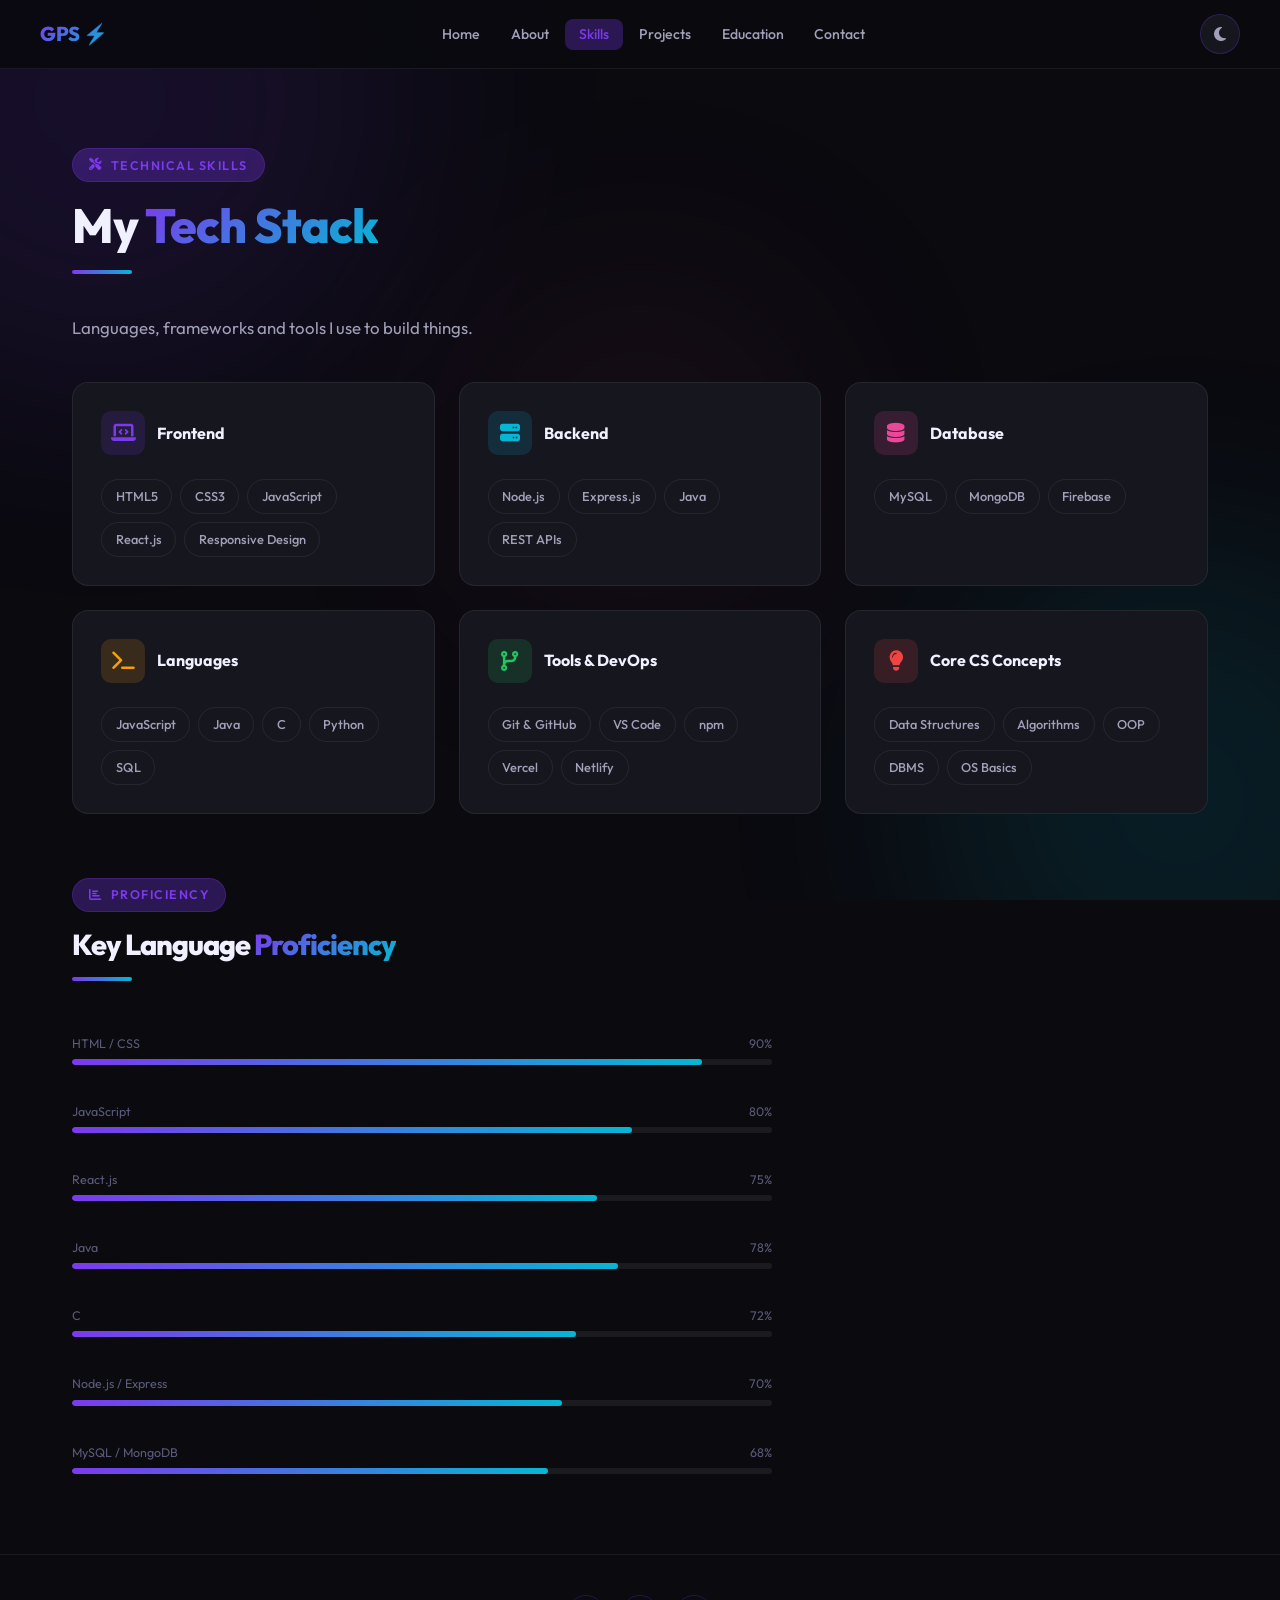
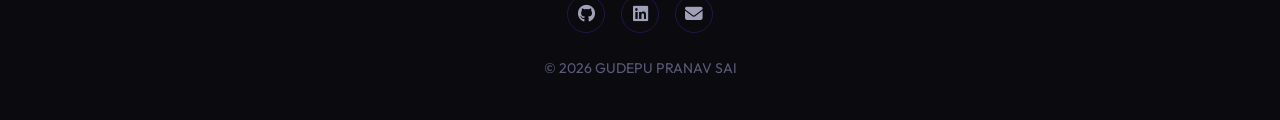
<file: pages/skills.html>
<!DOCTYPE html>
<html lang="en" data-theme="dark">
<head>
  <meta charset="UTF-8" />
  <meta name="viewport" content="width=device-width, initial-scale=1.0" />
  <title>Skills | GUDEPU PRANAV SAI</title>
  <meta name="description" content="Technical skills and tech stack of GUDEPU PRANAV SAI – HTML, CSS, JavaScript, React, Node.js, Java, C, MySQL." />
  <link rel="preconnect" href="https://fonts.googleapis.com" />
  <link rel="preconnect" href="https://fonts.gstatic.com" crossorigin />
  <link href="https://fonts.googleapis.com/css2?family=Outfit:wght@300;400;500;600;700;800&family=JetBrains+Mono:wght@400;500&display=swap" rel="stylesheet" />
  <link rel="stylesheet" href="https://cdnjs.cloudflare.com/ajax/libs/font-awesome/6.5.0/css/all.min.css" />
  <link rel="stylesheet" href="../css/style.css" />
  <style>
    .proficiency-bar { margin-top:0.75rem; }
    .prog-label { display:flex;justify-content:space-between;font-size:0.78rem;color:var(--text-muted);margin-bottom:0.3rem; }
    .prog-track { height:6px;border-radius:99px;background:var(--border-light);overflow:hidden; }
    .prog-fill  { height:100%;border-radius:99px;background:linear-gradient(90deg,var(--accent),var(--accent-2));width:0;transition:width 1.2s cubic-bezier(0.4,0,0.2,1); }
  </style>
</head>
<body>
  <div class="bg-blobs" aria-hidden="true"><div class="blob blob-1"></div><div class="blob blob-2"></div><div class="blob blob-3"></div></div>

  <nav id="navbar">
    <div class="nav-inner">
      <a href="../index.html" class="nav-logo">GPS ⚡</a>
      <ul class="nav-links">
        <li><a href="../index.html">Home</a></li>
        <li><a href="about.html">About</a></li>
        <li><a href="skills.html">Skills</a></li>
        <li><a href="projects.html">Projects</a></li>
        <li><a href="education.html">Education</a></li>
        <li><a href="contact.html">Contact</a></li>
      </ul>
      <div class="nav-actions">
        <button class="theme-btn" id="theme-toggle"><i class="fas fa-moon" id="theme-icon"></i></button>
        <button class="hamburger" id="hamburger" aria-expanded="false"><span></span><span></span><span></span></button>
      </div>
    </div>
  </nav>
  <div class="mobile-menu" id="mobile-menu">
    <a href="../index.html"  onclick="closeMenu()">Home</a>
    <a href="about.html"     onclick="closeMenu()">About</a>
    <a href="skills.html"    onclick="closeMenu()">Skills</a>
    <a href="projects.html"  onclick="closeMenu()">Projects</a>
    <a href="education.html" onclick="closeMenu()">Education</a>
    <a href="contact.html"   onclick="closeMenu()">Contact</a>
  </div>

  <div class="page-wrapper">
    <div class="container">

      <div class="reveal">
        <span class="section-tag"><i class="fas fa-tools"></i> Technical Skills</span>
        <h1 class="section-title">My <span class="gradient-text">Tech Stack</span></h1>
        <div class="divider"></div>
        <p class="section-subtitle">Languages, frameworks and tools I use to build things.</p>
      </div>

      <!-- Skill category cards -->
      <div class="skills-grid" style="margin-top:2.5rem;">

        <div class="skill-card reveal">
          <div class="skill-card-header">
            <div class="skill-icon" style="background:rgba(124,58,237,0.15);color:#7c3aed;"><i class="fas fa-laptop-code"></i></div>
            <span class="skill-card-title">Frontend</span>
          </div>
          <div class="skill-tags">
            <span class="skill-tag">HTML5</span>
            <span class="skill-tag">CSS3</span>
            <span class="skill-tag">JavaScript</span>
            <span class="skill-tag">React.js</span>
            <span class="skill-tag">Responsive Design</span>
          </div>
        </div>

        <div class="skill-card reveal">
          <div class="skill-card-header">
            <div class="skill-icon" style="background:rgba(6,182,212,0.15);color:#06b6d4;"><i class="fas fa-server"></i></div>
            <span class="skill-card-title">Backend</span>
          </div>
          <div class="skill-tags">
            <span class="skill-tag">Node.js</span>
            <span class="skill-tag">Express.js</span>
            <span class="skill-tag">Java</span>
            <span class="skill-tag">REST APIs</span>
          </div>
        </div>

        <div class="skill-card reveal">
          <div class="skill-card-header">
            <div class="skill-icon" style="background:rgba(236,72,153,0.15);color:#ec4899;"><i class="fas fa-database"></i></div>
            <span class="skill-card-title">Database</span>
          </div>
          <div class="skill-tags">
            <span class="skill-tag">MySQL</span>
            <span class="skill-tag">MongoDB</span>
            <span class="skill-tag">Firebase</span>
          </div>
        </div>

        <div class="skill-card reveal">
          <div class="skill-card-header">
            <div class="skill-icon" style="background:rgba(245,158,11,0.15);color:#f59e0b;"><i class="fas fa-terminal"></i></div>
            <span class="skill-card-title">Languages</span>
          </div>
          <div class="skill-tags">
            <span class="skill-tag">JavaScript</span>
            <span class="skill-tag">Java</span>
            <span class="skill-tag">C</span>
            <span class="skill-tag">Python</span>
            <span class="skill-tag">SQL</span>
          </div>
        </div>

        <div class="skill-card reveal">
          <div class="skill-card-header">
            <div class="skill-icon" style="background:rgba(34,197,94,0.15);color:#22c55e;"><i class="fas fa-code-branch"></i></div>
            <span class="skill-card-title">Tools &amp; DevOps</span>
          </div>
          <div class="skill-tags">
            <span class="skill-tag">Git &amp; GitHub</span>
            <span class="skill-tag">VS Code</span>
            <span class="skill-tag">npm</span>
            <span class="skill-tag">Vercel</span>
            <span class="skill-tag">Netlify</span>
          </div>
        </div>

        <div class="skill-card reveal">
          <div class="skill-card-header">
            <div class="skill-icon" style="background:rgba(239,68,68,0.15);color:#ef4444;"><i class="fas fa-lightbulb"></i></div>
            <span class="skill-card-title">Core CS Concepts</span>
          </div>
          <div class="skill-tags">
            <span class="skill-tag">Data Structures</span>
            <span class="skill-tag">Algorithms</span>
            <span class="skill-tag">OOP</span>
            <span class="skill-tag">DBMS</span>
            <span class="skill-tag">OS Basics</span>
          </div>
        </div>

      </div>

      <!-- Proficiency bars -->
      <div style="margin-top:4rem;" class="reveal">
        <span class="section-tag"><i class="fas fa-chart-bar"></i> Proficiency</span>
        <h2 class="section-title" style="font-size:1.8rem;">Key Language <span class="gradient-text">Proficiency</span></h2>
        <div class="divider"></div>
      </div>

      <div id="proficiency-bars" style="max-width:700px;display:flex;flex-direction:column;gap:1.5rem;" class="reveal">
        <div class="proficiency-bar">
          <div class="prog-label"><span>HTML / CSS</span><span>90%</span></div>
          <div class="prog-track"><div class="prog-fill" data-width="90"></div></div>
        </div>
        <div class="proficiency-bar">
          <div class="prog-label"><span>JavaScript</span><span>80%</span></div>
          <div class="prog-track"><div class="prog-fill" data-width="80"></div></div>
        </div>
        <div class="proficiency-bar">
          <div class="prog-label"><span>React.js</span><span>75%</span></div>
          <div class="prog-track"><div class="prog-fill" data-width="75"></div></div>
        </div>
        <div class="proficiency-bar">
          <div class="prog-label"><span>Java</span><span>78%</span></div>
          <div class="prog-track"><div class="prog-fill" data-width="78"></div></div>
        </div>
        <div class="proficiency-bar">
          <div class="prog-label"><span>C</span><span>72%</span></div>
          <div class="prog-track"><div class="prog-fill" data-width="72"></div></div>
        </div>
        <div class="proficiency-bar">
          <div class="prog-label"><span>Node.js / Express</span><span>70%</span></div>
          <div class="prog-track"><div class="prog-fill" data-width="70"></div></div>
        </div>
        <div class="proficiency-bar">
          <div class="prog-label"><span>MySQL / MongoDB</span><span>68%</span></div>
          <div class="prog-track"><div class="prog-fill" data-width="68"></div></div>
        </div>
      </div>

    </div>
  </div>

  <footer>
    <div class="footer-socials">
      <a href="https://github.com/gudepupranav" target="_blank" class="social-link"><i class="fab fa-github"></i></a>
      <a href="https://linkedin.com/in/yourusername" target="_blank" class="social-link"><i class="fab fa-linkedin"></i></a>
      <a href="mailto:pranavsai.gudepu@gmail.com" class="social-link"><i class="fas fa-envelope"></i></a>
    </div>
    <p>© <span id="footer-year"></span> GUDEPU PRANAV SAI</p>
  </footer>
  <button id="scroll-top" aria-label="Scroll to top"><i class="fas fa-arrow-up"></i></button>

  <script src="../js/main.js"></script>
  <script>
    // Animate progress bars when visible
    const bars = document.querySelectorAll('.prog-fill');
    const barObs = new IntersectionObserver((entries) => {
      entries.forEach(entry => {
        if (entry.isIntersecting) {
          bars.forEach(bar => bar.style.width = bar.dataset.width + '%');
          barObs.disconnect();
        }
      });
    }, { threshold: 0.3 });
    barObs.observe(document.getElementById('proficiency-bars'));
  </script>
</body>
</html>
</file>
<file: css/style.css>
/* ============================================================
   GUDEPU PRANAV SAI | Portfolio – Shared Stylesheet
   ============================================================ */

/* ---------- TOKENS ---------- */
:root {
  --bg-primary:    #0a0a0f;
  --bg-secondary:  #111118;
  --bg-card:       #16161f;
  --accent:        #7c3aed;
  --accent-2:      #06b6d4;
  --accent-glow:   rgba(124,58,237,0.30);
  --accent-2-glow: rgba(6,182,212,0.20);
  --text-primary:  #f1f0ff;
  --text-secondary:#a0a0b8;
  --text-muted:    #5a5a7a;
  --border:        rgba(124,58,237,0.25);
  --border-light:  rgba(255,255,255,0.07);
  --nav-bg:        rgba(10,10,15,0.88);
  --shadow:        0 4px 30px rgba(0,0,0,0.45);
  --radius:        16px;
  --radius-sm:     10px;
  --transition:    0.35s cubic-bezier(0.4,0,0.2,1);
}
[data-theme="light"] {
  --bg-primary:    #f4f3ff;
  --bg-secondary:  #eceaff;
  --bg-card:       #ffffff;
  --accent:        #6d28d9;
  --accent-2:      #0891b2;
  --accent-glow:   rgba(109,40,217,0.12);
  --accent-2-glow: rgba(8,145,178,0.10);
  --text-primary:  #1a1035;
  --text-secondary:#4a4060;
  --text-muted:    #8a80a8;
  --border:        rgba(109,40,217,0.20);
  --border-light:  rgba(109,40,217,0.09);
  --nav-bg:        rgba(244,243,255,0.92);
  --shadow:        0 4px 30px rgba(109,40,217,0.10);
}

/* ---------- RESET ---------- */
*,*::before,*::after { box-sizing:border-box; margin:0; padding:0; }
html { scroll-behavior:smooth; font-size:16px; }
body {
  font-family:'Outfit',sans-serif;
  background:var(--bg-primary);
  color:var(--text-primary);
  line-height:1.7;
  overflow-x:hidden;
  transition:background var(--transition),color var(--transition);
}
::selection { background:var(--accent); color:#fff; }
a { color:inherit; text-decoration:none; }
img { max-width:100%; }

/* ---------- SCROLLBAR ---------- */
::-webkit-scrollbar { width:5px; }
::-webkit-scrollbar-track { background:var(--bg-primary); }
::-webkit-scrollbar-thumb { background:var(--accent); border-radius:99px; }

/* ---------- ANIMATED BG BLOBS ---------- */
.bg-blobs { position:fixed; inset:0; z-index:-1; overflow:hidden; pointer-events:none; }
.blob {
  position:absolute; border-radius:50%; filter:blur(120px); opacity:0.12;
  animation:blobFloat 12s ease-in-out infinite alternate;
}
.blob-1 { width:600px;height:600px;background:var(--accent);top:-200px;left:-200px; }
.blob-2 { width:500px;height:500px;background:var(--accent-2);bottom:-150px;right:-150px;animation-delay:-5s; }
.blob-3 { width:400px;height:400px;background:#ec4899;top:50%;left:50%;transform:translate(-50%,-50%);animation-delay:-8s;opacity:0.06; }
@keyframes blobFloat {
  0%   { transform:translate(0,0) scale(1); }
  100% { transform:translate(40px,30px) scale(1.08); }
}
[data-theme="light"] .blob { opacity:0.06; }

/* ---------- NAVBAR ---------- */
#navbar {
  position:fixed;top:0;left:0;right:0;z-index:1000;
  background:var(--nav-bg);backdrop-filter:blur(20px);
  border-bottom:1px solid var(--border-light);
  padding:0 2rem;
}
.nav-inner {
  max-width:1200px;margin:auto;
  display:flex;align-items:center;justify-content:space-between;
  height:68px;
}
.nav-logo {
  font-size:1.25rem;font-weight:800;letter-spacing:-0.5px;
  background:linear-gradient(135deg,var(--accent),var(--accent-2));
  -webkit-background-clip:text;-webkit-text-fill-color:transparent;background-clip:text;
  flex-shrink:0;
}
.nav-links { display:flex;gap:0.2rem;list-style:none; }
.nav-links a {
  padding:0.4rem 0.85rem;border-radius:8px;font-size:0.88rem;font-weight:500;
  color:var(--text-secondary);transition:all 0.25s;
}
.nav-links a:hover { color:var(--text-primary);background:var(--border-light); }
.nav-links a.active { color:var(--accent);background:var(--accent-glow); }
.nav-actions { display:flex;align-items:center;gap:0.75rem; }
.theme-btn {
  width:40px;height:40px;border-radius:50%;border:1px solid var(--border);
  background:var(--bg-card);cursor:pointer;display:flex;align-items:center;justify-content:center;
  color:var(--text-secondary);font-size:1rem;transition:all 0.25s;
}
.theme-btn:hover { color:var(--accent);border-color:var(--accent);transform:rotate(20deg); }
.hamburger { display:none;flex-direction:column;gap:5px;cursor:pointer;padding:6px;border:none;background:none; }
.hamburger span { display:block;width:24px;height:2px;background:var(--text-primary);border-radius:2px;transition:all 0.3s; }
.mobile-menu {
  display:none;position:fixed;top:68px;left:0;right:0;
  background:var(--nav-bg);backdrop-filter:blur(20px);
  border-bottom:1px solid var(--border-light);
  padding:1rem 2rem 1.5rem;flex-direction:column;gap:0.5rem;z-index:999;
}
.mobile-menu.open { display:flex; }
.mobile-menu a { padding:0.6rem 1rem;border-radius:8px;font-weight:500;color:var(--text-secondary); }
.mobile-menu a:hover { color:var(--text-primary);background:var(--border-light); }

/* ---------- PAGE WRAPPER ---------- */
.page-wrapper { padding-top:68px; }
.container { max-width:1200px;margin:auto;padding:80px 2rem; }
.container-sm { max-width:900px;margin:auto;padding:80px 2rem; }

/* ---------- SHARED UI ---------- */
.section-tag {
  display:inline-flex;align-items:center;gap:0.5rem;
  background:var(--accent-glow);border:1px solid var(--border);
  color:var(--accent);font-size:0.78rem;font-weight:600;
  letter-spacing:1.5px;text-transform:uppercase;
  padding:0.35rem 1rem;border-radius:99px;margin-bottom:1rem;
}
.section-title {
  font-size:clamp(2rem,5vw,3rem);font-weight:800;
  line-height:1.15;letter-spacing:-1px;margin-bottom:1rem;
}
.section-subtitle { color:var(--text-secondary);font-size:1.05rem;max-width:600px; }
.gradient-text {
  background:linear-gradient(135deg,var(--accent),var(--accent-2));
  -webkit-background-clip:text;-webkit-text-fill-color:transparent;background-clip:text;
}
.divider {
  width:60px;height:4px;
  background:linear-gradient(90deg,var(--accent),var(--accent-2));
  border-radius:2px;margin:1rem 0 2.5rem;
}

/* ---------- BUTTONS ---------- */
.btn {
  display:inline-flex;align-items:center;gap:0.5rem;
  padding:0.75rem 1.75rem;border-radius:var(--radius-sm);
  font-weight:600;font-size:0.95rem;cursor:pointer;border:none;
  transition:all 0.25s;font-family:'Outfit',sans-serif;
}
.btn-primary {
  background:linear-gradient(135deg,var(--accent),#9333ea);
  color:#fff;box-shadow:0 4px 20px var(--accent-glow);
}
.btn-primary:hover { transform:translateY(-2px);box-shadow:0 8px 30px var(--accent-glow); }
.btn-outline {
  background:transparent;border:1.5px solid var(--border);color:var(--text-primary);
}
.btn-outline:hover { border-color:var(--accent);color:var(--accent);transform:translateY(-2px);background:var(--accent-glow); }

/* ---------- SOCIAL LINKS ---------- */
.social-link {
  width:44px;height:44px;border-radius:50%;
  border:1.5px solid var(--border);display:flex;align-items:center;justify-content:center;
  color:var(--text-secondary);font-size:1.1rem;transition:all 0.25s;
}
.social-link:hover { color:var(--accent);border-color:var(--accent);background:var(--accent-glow);transform:translateY(-3px); }

/* ---------- CARDS ---------- */
.card {
  background:var(--bg-card);border:1px solid var(--border-light);
  border-radius:var(--radius);padding:1.75rem;transition:all var(--transition);
}
.card:hover { border-color:var(--border);transform:translateY(-6px);box-shadow:0 16px 40px rgba(0,0,0,0.3); }

/* ---------- SCROLL REVEAL ---------- */
.reveal { opacity:0;transform:translateY(30px);transition:opacity 0.7s,transform 0.7s; }
.reveal.visible { opacity:1;transform:translateY(0); }

/* ---------- SCROLL TO TOP ---------- */
#scroll-top {
  position:fixed;bottom:2rem;right:2rem;z-index:999;
  width:46px;height:46px;border-radius:50%;
  background:linear-gradient(135deg,var(--accent),var(--accent-2));
  border:none;cursor:pointer;color:#fff;font-size:1.1rem;
  display:flex;align-items:center;justify-content:center;
  box-shadow:0 4px 20px var(--accent-glow);transition:all 0.3s;
  opacity:0;pointer-events:none;
}
#scroll-top.show { opacity:1;pointer-events:all; }
#scroll-top:hover { transform:translateY(-4px) scale(1.1); }

/* ---------- PAGE HERO BANNER ---------- */
.page-hero {
  padding:60px 2rem 40px;
  max-width:1200px;margin:auto;
}

/* ---------- FOOTER ---------- */
footer {
  border-top:1px solid var(--border-light);
  padding:2.5rem 2rem;text-align:center;color:var(--text-muted);font-size:0.88rem;
}
footer a { color:var(--accent); }
.footer-socials { display:flex;justify-content:center;gap:1rem;margin-bottom:1.5rem; }
.footer-socials .social-link { width:38px;height:38px; }

/* ---------- ANIMATIONS ---------- */
@keyframes fadeDown { from{opacity:0;transform:translateY(-20px)} to{opacity:1;transform:translateY(0)} }
@keyframes fadeIn   { from{opacity:0;transform:scale(0.93)}       to{opacity:1;transform:scale(1)} }
@keyframes pulse    { 0%,100%{opacity:1;transform:scale(1)} 50%{opacity:.6;transform:scale(1.3)} }
@keyframes spin     { to{transform:rotate(360deg)} }
@keyframes float    { 0%,100%{transform:translateY(0)} 50%{transform:translateY(-12px)} }
@keyframes blink    { 0%,100%{opacity:1} 50%{opacity:0} }

/* ---------- STATUS DOT ---------- */
.status-dot { width:8px;height:8px;border-radius:50%;background:#22c55e;animation:pulse 2s infinite; }

/* ============================================================
   HOME PAGE – HERO
   ============================================================ */
#hero {
  min-height:100vh;display:flex;align-items:center;
  overflow:hidden;position:relative;
}
.hero-inner {
  max-width:1200px;margin:auto;padding:0 2rem;
  display:grid;grid-template-columns:1fr auto;gap:3rem;
  align-items:center;width:100%;
}
.hero-badge {
  display:inline-flex;align-items:center;gap:0.5rem;
  background:var(--accent-glow);border:1px solid var(--border);
  border-radius:99px;padding:0.4rem 1rem;font-size:0.85rem;font-weight:500;
  color:var(--accent);margin-bottom:1.5rem;
  animation:fadeDown 0.6s ease both;
}
.hero-title {
  font-size:clamp(2.4rem,5.5vw,4.2rem);font-weight:800;
  line-height:1.1;letter-spacing:-2px;margin-bottom:0.5rem;
  animation:fadeDown 0.7s 0.1s ease both;
}
.hero-role {
  font-size:clamp(1rem,2.5vw,1.4rem);font-weight:500;
  color:var(--text-secondary);margin-bottom:1.5rem;
  animation:fadeDown 0.7s 0.2s ease both;
}
.typed-cursor { color:var(--accent);animation:blink 1s infinite; }
.hero-desc {
  color:var(--text-secondary);font-size:1.05rem;max-width:520px;
  margin-bottom:2.5rem;animation:fadeDown 0.7s 0.3s ease both;
}
.hero-actions { display:flex;gap:1rem;flex-wrap:wrap;animation:fadeDown 0.7s 0.4s ease both; }
.hero-socials { display:flex;gap:0.75rem;margin-top:2rem;animation:fadeDown 0.7s 0.5s ease both; }

/* Avatar */
.hero-avatar-wrap {
  display:flex;align-items:center;justify-content:center;
  animation:fadeIn 0.9s 0.3s ease both;
  flex-shrink:0;
}
.avatar-outer {
  position:relative;
  width:280px;height:280px;
  /* Extra space for floating badges */
  margin:60px 60px 60px 40px;
}
.avatar-ring-anim {
  position:absolute;inset:-3px;border-radius:50%;
  background:conic-gradient(from 0deg, var(--accent), var(--accent-2), var(--accent));
  animation:spin 5s linear infinite;
  padding:3px;
}
.avatar-ring-anim::after {
  content:'';position:absolute;inset:3px;border-radius:50%;
  background:var(--bg-primary);
}
.avatar-circle {
  position:relative;z-index:1;
  width:280px;height:280px;border-radius:50%;
  background:linear-gradient(135deg,var(--accent) 0%,var(--accent-2) 100%);
  display:flex;align-items:center;justify-content:center;
  box-shadow:0 0 60px var(--accent-glow),0 0 120px rgba(6,182,212,0.15);
  overflow:hidden;
}
.avatar-initials {
  font-size:3.5rem;font-weight:800;color:#fff;
  letter-spacing:-2px;text-shadow:0 4px 20px rgba(0,0,0,0.35);
  line-height:1;
}
/* Floating badges – now positioned relative to avatar-outer */
.fbadge {
  position:absolute;
  background:var(--bg-card);border:1px solid var(--border);
  border-radius:var(--radius-sm);padding:0.5rem 0.85rem;
  font-size:0.78rem;font-weight:600;white-space:nowrap;
  box-shadow:var(--shadow);backdrop-filter:blur(10px);
  display:flex;align-items:center;gap:0.4rem;
  z-index:10;
}
.fbadge i { color:var(--accent); }
.fbadge-1 { top:-30px;right:-50px;animation:float 4s ease-in-out infinite; }
.fbadge-2 { bottom:-25px;left:-55px;animation:float 4s 2s ease-in-out infinite; }

/* ============================================================
   ABOUT PAGE – Stats, Info
   ============================================================ */
.about-grid { display:grid;grid-template-columns:1fr 1fr;gap:4rem;align-items:start; }
.info-list { list-style:none;display:flex;flex-direction:column;gap:0.75rem; }
.info-list li { display:flex;align-items:center;gap:0.75rem;color:var(--text-secondary); }
.info-list i { color:var(--accent);width:18px;text-align:center; }
.about-stats { display:grid;grid-template-columns:1fr 1fr;gap:1rem;margin-top:2rem; }
.stat-card {
  background:var(--bg-card);border:1px solid var(--border-light);
  border-radius:var(--radius-sm);padding:1.25rem;text-align:center;transition:all var(--transition);
}
.stat-card:hover { border-color:var(--border);transform:translateY(-4px); }
.stat-num { font-size:2rem;font-weight:800;color:var(--accent);font-family:'JetBrains Mono',monospace; }
.stat-label { font-size:0.8rem;color:var(--text-muted);margin-top:0.2rem; }
.github-stats { display:flex;flex-wrap:wrap;gap:1rem;justify-content:center;margin-top:1.5rem; }
.gh-stat-card {
  background:var(--bg-card);border:1px solid var(--border-light);
  border-radius:var(--radius-sm);padding:1rem 1.5rem;text-align:center;min-width:110px;transition:all var(--transition);
}
.gh-stat-card:hover { border-color:var(--border);transform:translateY(-4px); }
.gh-stat-num { font-size:1.8rem;font-weight:800;color:var(--accent);font-family:'JetBrains Mono',monospace; }
.gh-stat-label { font-size:0.75rem;color:var(--text-muted);text-transform:uppercase;letter-spacing:1px;margin-top:0.2rem; }

/* ============================================================
   SKILLS PAGE
   ============================================================ */
.skills-grid { display:grid;grid-template-columns:repeat(auto-fit,minmax(270px,1fr));gap:1.5rem; }
.skill-card {
  background:var(--bg-card);border:1px solid var(--border-light);
  border-radius:var(--radius);padding:1.75rem;transition:all var(--transition);
}
.skill-card:hover { border-color:var(--border);transform:translateY(-6px);box-shadow:0 12px 40px var(--accent-glow); }
.skill-card-header { display:flex;align-items:center;gap:0.75rem;margin-bottom:1.5rem; }
.skill-icon { width:44px;height:44px;border-radius:var(--radius-sm);display:flex;align-items:center;justify-content:center;font-size:1.25rem; }
.skill-card-title { font-weight:700;font-size:1rem; }
.skill-tags { display:flex;flex-wrap:wrap;gap:0.5rem; }
.skill-tag {
  padding:0.35rem 0.85rem;border-radius:99px;font-size:0.8rem;font-weight:500;
  border:1px solid var(--border-light);color:var(--text-secondary);transition:all 0.2s;cursor:default;
}
.skill-tag:hover { border-color:var(--accent);color:var(--accent);background:var(--accent-glow); }

/* ============================================================
   PROJECTS PAGE
   ============================================================ */
.project-filters { display:flex;flex-wrap:wrap;gap:0.5rem;margin-bottom:2.5rem; }
.filter-btn {
  padding:0.4rem 1.1rem;border-radius:99px;font-size:0.85rem;font-weight:500;
  border:1.5px solid var(--border-light);background:transparent;
  color:var(--text-secondary);cursor:pointer;transition:all 0.25s;font-family:'Outfit',sans-serif;
}
.filter-btn:hover,.filter-btn.active { border-color:var(--accent);color:var(--accent);background:var(--accent-glow); }
.projects-grid { display:grid;grid-template-columns:repeat(auto-fill,minmax(320px,1fr));gap:1.5rem; }
.project-card {
  background:var(--bg-card);border:1px solid var(--border-light);
  border-radius:var(--radius);overflow:hidden;
  transition:all var(--transition);display:flex;flex-direction:column;
}
.project-card:hover { border-color:var(--border);transform:translateY(-8px);box-shadow:0 20px 50px rgba(0,0,0,0.35); }
.project-card.hidden { display:none; }
.project-banner {
  height:160px;position:relative;overflow:hidden;
  display:flex;align-items:center;justify-content:center;
}
.project-banner-icon { font-size:4rem;opacity:0.85; }
.project-status {
  position:absolute;top:12px;right:12px;
  padding:0.25rem 0.7rem;border-radius:99px;font-size:0.72rem;font-weight:600;
}
.status-live { background:rgba(34,197,94,0.15);color:#22c55e;border:1px solid rgba(34,197,94,0.3); }
.status-dev  { background:rgba(245,158,11,0.15);color:#f59e0b;border:1px solid rgba(245,158,11,0.3); }
.project-body { padding:1.5rem;flex:1;display:flex;flex-direction:column; }
.project-title { font-size:1.1rem;font-weight:700;margin-bottom:0.6rem; }
.project-desc { color:var(--text-secondary);font-size:0.9rem;flex:1;margin-bottom:1.25rem; }
.project-tech { display:flex;flex-wrap:wrap;gap:0.4rem;margin-bottom:1.25rem; }
.tech-badge {
  padding:0.2rem 0.65rem;border-radius:6px;font-size:0.75rem;
  font-family:'JetBrains Mono',monospace;font-weight:500;
  background:var(--accent-glow);color:var(--accent);border:1px solid var(--border);
}
.project-links { display:flex;gap:0.75rem;flex-wrap:wrap; }
.project-link {
  display:flex;align-items:center;gap:0.4rem;
  padding:0.45rem 1rem;border-radius:var(--radius-sm);font-size:0.82rem;font-weight:600;
  transition:all 0.2s;border:1px solid var(--border-light);color:var(--text-secondary);
}
.project-link:hover { color:var(--accent);border-color:var(--accent);background:var(--accent-glow); }
.project-link.primary {
  background:linear-gradient(135deg,var(--accent),#9333ea);
  color:#fff;border-color:transparent;box-shadow:0 4px 15px var(--accent-glow);
}
.project-link.primary:hover { transform:translateY(-1px);box-shadow:0 6px 20px var(--accent-glow); }

/* ============================================================
   EDUCATION PAGE
   ============================================================ */
.timeline { position:relative;padding-left:2.5rem; }
.timeline::before {
  content:'';position:absolute;left:10px;top:0;bottom:0;
  width:2px;background:linear-gradient(to bottom,var(--accent),var(--accent-2));border-radius:2px;
}
.timeline-item { position:relative;margin-bottom:2.5rem; }
.timeline-dot {
  position:absolute;left:-2.5rem;top:8px;
  width:20px;height:20px;border-radius:50%;
  background:var(--bg-primary);border:3px solid var(--accent);
  box-shadow:0 0 15px var(--accent-glow);
}
.edu-card {
  background:var(--bg-card);border:1px solid var(--border-light);
  border-radius:var(--radius);padding:1.75rem;transition:all var(--transition);
}
.edu-card:hover { border-color:var(--border);transform:translateX(6px);box-shadow:0 8px 30px rgba(0,0,0,0.2); }
.edu-header { display:flex;justify-content:space-between;align-items:flex-start;flex-wrap:wrap;gap:0.5rem;margin-bottom:0.75rem; }
.edu-degree { font-size:1.1rem;font-weight:700; }
.edu-year {
  font-size:0.82rem;background:var(--accent-glow);color:var(--accent);
  padding:0.25rem 0.75rem;border-radius:99px;border:1px solid var(--border);font-weight:600;white-space:nowrap;
}
.edu-institution { color:var(--accent-2);font-weight:600;font-size:0.95rem;margin-bottom:0.5rem; }
.edu-grade { color:var(--text-muted);font-size:0.88rem;margin-bottom:0.5rem; }
.edu-subjects { color:var(--text-muted);font-size:0.83rem; }

/* Certifications */
.certs-grid { display:grid;grid-template-columns:repeat(auto-fill,minmax(290px,1fr));gap:1.25rem; }
.cert-card {
  background:var(--bg-card);border:1px solid var(--border-light);
  border-radius:var(--radius);padding:1.5rem;display:flex;gap:1.25rem;align-items:flex-start;
  transition:all var(--transition);
}
.cert-card:hover { border-color:var(--border);transform:translateY(-4px);box-shadow:0 10px 30px var(--accent-glow); }
.cert-icon { width:50px;height:50px;flex-shrink:0;border-radius:var(--radius-sm);display:flex;align-items:center;justify-content:center;font-size:1.5rem; }
.cert-name { font-weight:700;margin-bottom:0.3rem;font-size:0.95rem; }
.cert-issuer { color:var(--text-muted);font-size:0.82rem;margin-bottom:0.4rem; }
.cert-year { font-size:0.75rem;color:var(--accent);font-weight:600;display:inline-flex;align-items:center;gap:0.3rem; }

/* Achievements */
.achievements-grid { display:grid;grid-template-columns:repeat(auto-fill,minmax(230px,1fr));gap:1.25rem; }
.achievement-card {
  background:var(--bg-card);border:1px solid var(--border-light);
  border-radius:var(--radius-sm);padding:1.25rem;
  display:flex;align-items:center;gap:1rem;transition:all var(--transition);
}
.achievement-card:hover { border-color:var(--border);transform:translateY(-4px); }
.achievement-icon { font-size:2rem;flex-shrink:0; }
.achievement-text strong { display:block;font-size:0.9rem;margin-bottom:0.2rem; }
.achievement-text span { font-size:0.8rem;color:var(--text-muted); }

/* ============================================================
   CONTACT PAGE
   ============================================================ */
.contact-grid { display:grid;grid-template-columns:1fr 1.7fr;gap:3rem; }
.contact-info h3 { font-size:1.5rem;font-weight:700;margin-bottom:1rem; }
.contact-info p { color:var(--text-secondary);margin-bottom:2rem; }
.contact-items { display:flex;flex-direction:column;gap:1rem; }
.contact-item {
  display:flex;align-items:center;gap:1rem;
  background:var(--bg-card);border:1px solid var(--border-light);
  border-radius:var(--radius-sm);padding:1rem 1.25rem;transition:all 0.25s;
}
.contact-item:hover { border-color:var(--border);transform:translateX(4px); }
.contact-item-icon { width:42px;height:42px;border-radius:50%;display:flex;align-items:center;justify-content:center;font-size:1rem;flex-shrink:0; }
.contact-item-text span { display:block;font-size:0.75rem;color:var(--text-muted); }
.contact-item-text strong { font-size:0.9rem; }
.contact-form {
  background:var(--bg-card);border:1px solid var(--border-light);
  border-radius:var(--radius);padding:2rem;
}
.form-row { display:grid;grid-template-columns:1fr 1fr;gap:1rem; }
.form-group { display:flex;flex-direction:column;gap:0.5rem;margin-bottom:1.25rem; }
.form-group label { font-size:0.85rem;font-weight:600;color:var(--text-secondary); }
.form-group input,.form-group textarea {
  background:var(--bg-secondary);border:1.5px solid var(--border-light);
  border-radius:var(--radius-sm);padding:0.75rem 1rem;
  color:var(--text-primary);font-family:'Outfit',sans-serif;font-size:0.95rem;
  transition:all 0.25s;resize:vertical;
}
.form-group input:focus,.form-group textarea:focus { outline:none;border-color:var(--accent);box-shadow:0 0 0 3px var(--accent-glow); }
.form-group textarea { min-height:130px; }
.form-submit { width:100%; }

/* ============================================================
   RESPONSIVE
   ============================================================ */
@media(max-width:900px) {
  .hero-inner { grid-template-columns:1fr; text-align:center; }
  .hero-avatar-wrap { display:none; }
  .hero-actions,.hero-socials { justify-content:center; }
  .about-grid { grid-template-columns:1fr; }
  .contact-grid { grid-template-columns:1fr; }
}
@media(max-width:700px) {
  .container,.container-sm { padding:60px 1.25rem; }
  .nav-links { display:none; }
  .hamburger { display:flex; }
  .form-row { grid-template-columns:1fr; }
  .projects-grid { grid-template-columns:1fr; }
}
@media(max-width:480px) {
  .hero-title { font-size:2rem; }
  .about-stats { grid-template-columns:1fr 1fr; }
}
</file>
